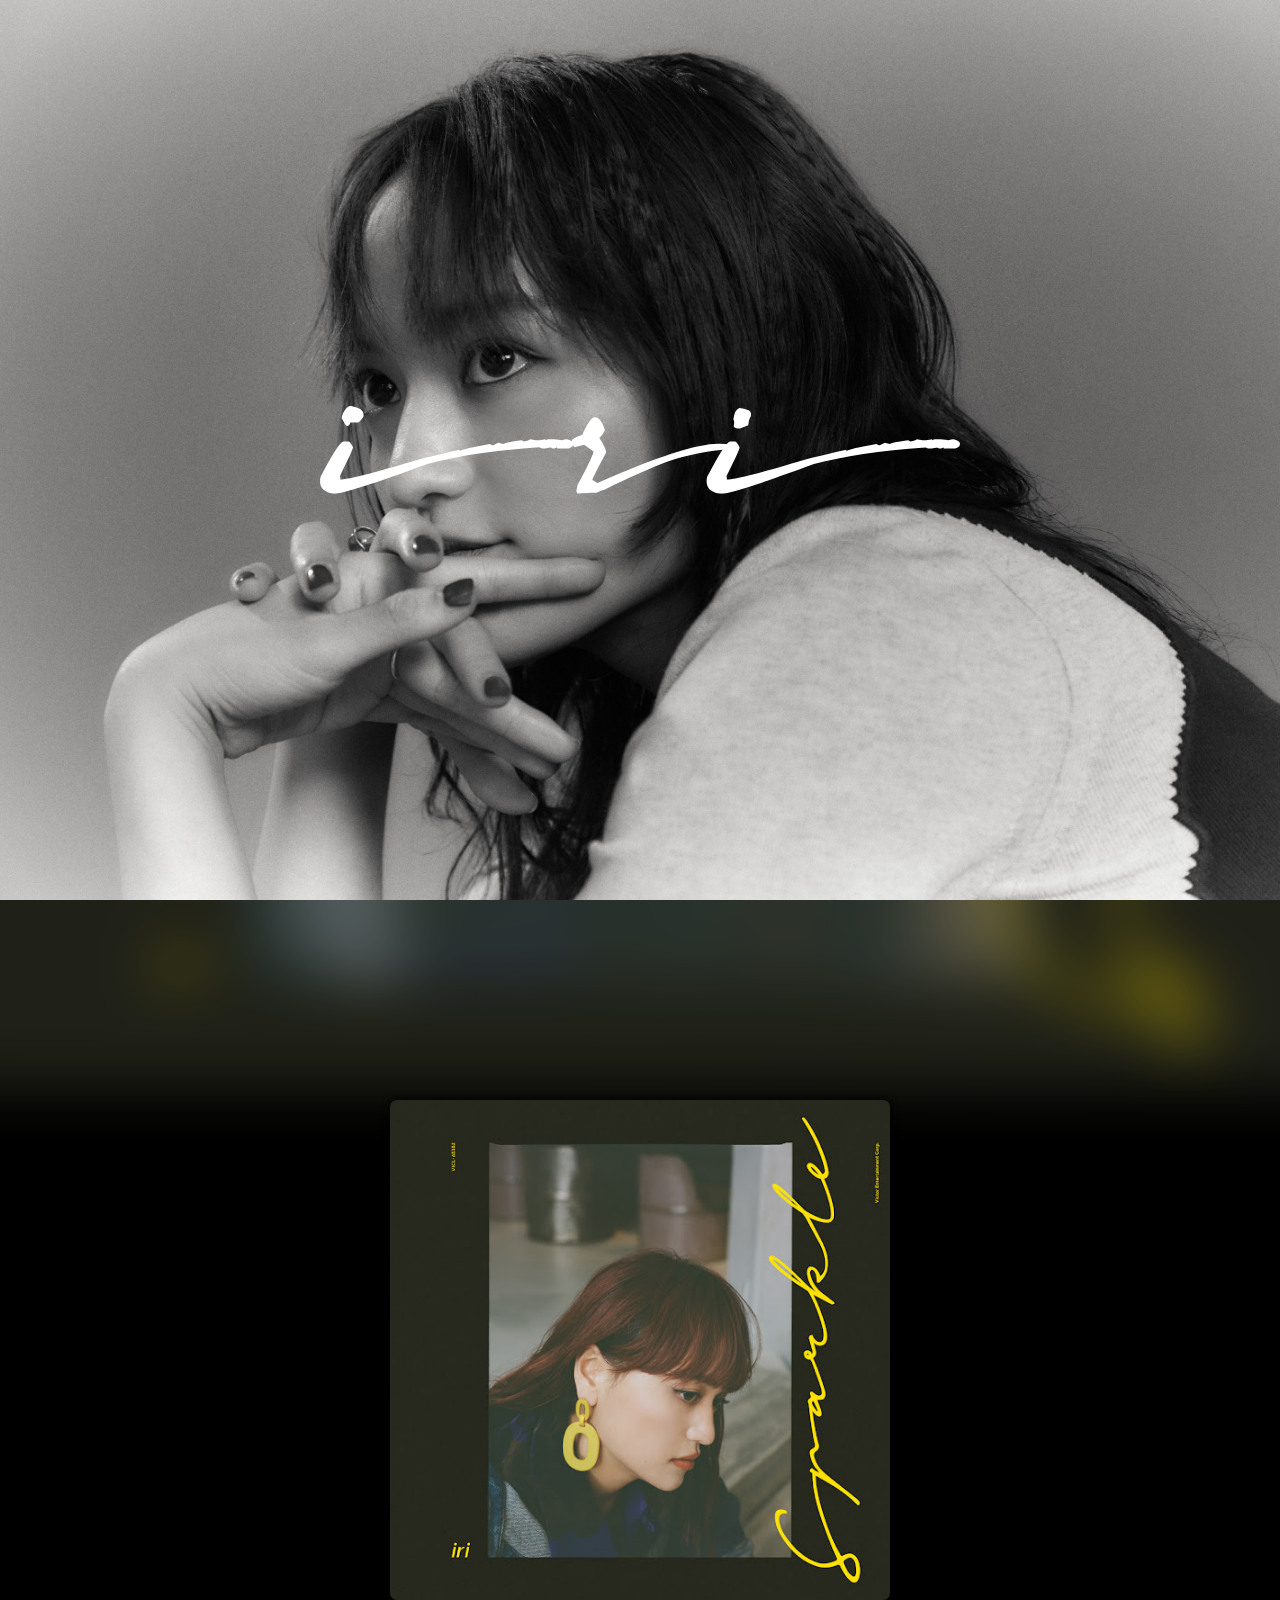
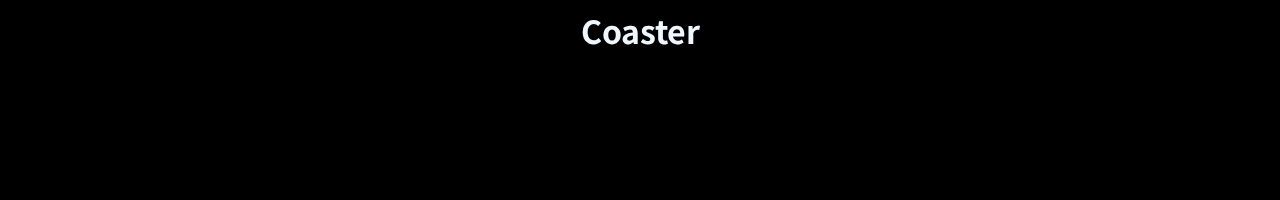
<file: index.html>
<!DOCTYPE html>
<html lang="ja">
<head>
  <meta charset="UTF-8" />
  <meta name="viewport" content="width=device-width, initial-scale=1.0" />
  <meta name="Description" content="地元のJAZZ BARで弾き語りのライブ活動を始め、2014年ファッション誌NYLON JAPANとSony Musicが開催したオーディションでグランプリを獲得する。HIP HOP/R&amp;Bマナーのビートとアップリフティングなダンストラックの上をシームレスに歌いこなすシンガーソングライター。">
  <link rel="preconnect" href="https://fonts.googleapis.com">
  <link rel="preconnect" href="https://fonts.gstatic.com" crossorigin>
  <link href="https://fonts.googleapis.com/css2?family=Noto+Sans+JP:wght@100..900&display=swap" rel="stylesheet">
  <link rel="stylesheet" href="./css/style.css" />
  <link rel="shortcut icon" href="./img/favicon.ico">
  <link rel="apple-touch-icon" href="./img/apple-touch-icon.png">
  <link rel="icon" type="image/png" href="./img/android-chrome-256x256.png">
  <title>iri</title>
  <script src="./js/audio.js" defer></script>
  <script src="./js/visualizer.js" defer></script>
</head>
<body>
  <div class="first-wrap" id="first-wrap">
    <figure class="first-logo-wrap">
      <img class="first-logo" src="./img/logo.svg" alt="Logo">
    </figure>
  </div>
  <div class="wrap">
    <div class="filter filter-main"></div>
  <div class="album-wrap">
    <div class="album-container album-container-fadeout">
      <div class="container-wrap">
        <div class="container"></div>
      </div>
      <img class="album" id="album" alt="album">
      <div class="annotation"><p class="music-title"></p></div>
    </div>
  </div>
  <main>
    <header>
      <nav>
        <a href="./index.html">
          <img class="logo-img" src="./img/logo.svg" alt="Logo">
        </a>
        <ul class="menu__ul">
          <li class="menu__li bold"><a href="./index.html">TOP</a></li>
          <li class="menu__li"><a href="./news.html">NEWS</a></li>
          <li class="menu__li"><a href="./disco.html">DISCO</a></li>
          <li class="menu__li"><a href="./goods.html">GOODs</a></li>
          <li class="menu__li">
            <div class="sns-wrap">
              <p>SNS</p>
              <div class="snsicon-wrap">
                <a href="https://x.com/03iritaama" target="_blank" rel="noopener noreferrer">
                  <svg class="sns-icon" xmlns="http://www.w3.org/2000/svg" xmlns:xlink="http://www.w3.org/1999/xlink" width="35" height="35" version="1.1" id="レイヤー_1" x="0px" y="0px" viewBox="0 0 35 35" style="enable-background:new 0 0 30 30;" xml:space="preserve"><style type="text/css">.st0{fill:none;}.st1{display:none;fill:#FFFFFF;}.st2{fill:#FFFFFF;}</style><path class="st0" d="M0,15C0,6.7,6.7,0,15,0s15,6.7,15,15s-6.7,15-15,15S0,23.3,0,15z"/><path class="st1" d="M23.4,10.7c-0.6,0.3-1.3,0.4-2,0.5c0.7-0.4,1.2-1.1,1.5-1.9c-0.7,0.4-1.4,0.7-2.1,0.8C20.2,9.4,19.3,9,18.3,9  c-1.9,0-3.4,1.5-3.4,3.4c0,0.3,0,0.5,0.1,0.8c-2.7-0.1-5.3-1.4-7-3.5c-0.3,0.5-0.5,1.1-0.5,1.7c0,1.2,0.6,2.2,1.5,2.8  c-0.5,0-1.1-0.2-1.5-0.4l0,0c0,1.6,1.1,3,2.7,3.3c-0.5,0.1-1,0.2-1.5,0.1c0.4,1.4,1.7,2.3,3.2,2.4C10.7,20.5,9.2,21,7.7,21  c-0.3,0-0.5,0-0.8-0.1c1.5,1,3.3,1.5,5.2,1.5c6.2,0,9.6-5.2,9.6-9.6c0-0.1,0-0.3,0-0.4C22.4,11.9,22.9,11.3,23.4,10.7"/><path class="st2" d="M16.3,14.5l5.2-6h-1.2l-4.5,5.2l-3.7-5.2H8l5.4,7.9L8,22.7h1.2l4.7-5.5l3.8,5.5h4.1L16.3,14.5L16.3,14.5z   M14.6,16.5L14,15.7L9.7,9.5h1.9l3.5,5l0.6,0.8l4.6,6.5h-1.9L14.6,16.5L14.6,16.5z"/></svg>
                </a>
                <a href="https://www.instagram.com/i.gram.iri/" target="_blank" rel="noopener noreferrer">
                  <svg class="sns-icon" xmlns="http://www.w3.org/2000/svg" width="35" height="35" viewBox="0 0 35 35"><path fill="none" d="M0 15.002C0 6.714 6.714 0 15 0c8.273 0 15 6.714 15 15.002C30 23.286 23.273 30 15 30 6.714 30 0 23.286 0 15.002z"/><path fill-rule="evenodd" clip-rule="evenodd" fill="#FFF" d="M20.682 13.763h-1.287c.094.361.148.743.148 1.14a4.545 4.545 0 0 1-9.087 0c0-.396.056-.778.148-1.14H9.318v6.247a.57.57 0 0 0 .572.566h10.219a.57.57 0 0 0 .572-.566v-6.247zm0-3.977a.57.57 0 0 0-.572-.567h-1.702a.567.567 0 0 0-.566.567v1.704c0 .312.257.57.566.57h1.702a.575.575 0 0 0 .572-.57V9.786zM15 12.061a2.842 2.842 0 1 0 .002 5.68A2.842 2.842 0 0 0 15 12.06m5.682 10.224H9.318a1.71 1.71 0 0 1-1.703-1.709V9.219c0-.946.765-1.707 1.703-1.707h11.363c.938 0 1.703.761 1.703 1.707v11.357a1.709 1.709 0 0 1-1.702 1.709"/></svg>
                </a>
                <a href="https://www.tiktok.com/@iri_official_" target="_blank" rel="noopener noreferrer">
                  <svg class="sns-icon" xmlns="http://www.w3.org/2000/svg" id="_レイヤー_2" width="35" height="35" viewBox="0 0 35 35"><defs><style>.cls-1{fill:none;}.cls-2{fill:#fff;}</style></defs><g id="_レイヤー_2-2"><rect class="cls-1" width="30" height="30"/><g id="_レイヤー_1-2"><g id="_レイヤー_2-2"><g id="LOGOS"><path class="cls-2" d="m19.62,10.47c-.82-.53-1.4-1.38-1.59-2.37-.04-.21-.06-.43-.06-.66h-2.6v10.41c-.05,1.16-1.01,2.1-2.18,2.1-.37,0-.71-.09-1.01-.25-.69-.37-1.17-1.09-1.17-1.93,0-1.2.98-2.18,2.18-2.18.23,0,.44.03.64.1v-2.65c-.21-.03-.43-.05-.64-.05-2.63,0-4.78,2.15-4.78,4.79,0,1.62.81,3.05,2.04,3.91.77.54,1.72.87,2.74.87,2.63,0,4.78-2.15,4.78-4.78v-5.28c1.02.73,2.27,1.16,3.61,1.16v-2.6c-.73,0-1.4-.22-1.97-.58h0Z"/></g></g></g></g></svg>
                </a>
                <a href="https://www.youtube.com/channel/UCH58d6dGp6b0hisvkCh7sNg" target="_blank" rel="noopener noreferrer">
                  <svg class="sns-icon" xmlns="http://www.w3.org/2000/svg" width="35" height="35" viewBox="0 0 35 35"><path fill="none" d="M0 15.001C0 6.713 6.714 0 15.001 0 23.287 0 30 6.713 30 15.001 30 23.287 23.287 30 15.001 30 6.714 30 0 23.287 0 15.001z"/><path fill="#FFF" d="M23.329 11.479s-.162-1.175-.676-1.693c-.646-.68-1.364-.682-1.702-.726-2.378-.173-5.947-.173-5.947-.173h-.005s-3.571 0-5.947.173c-.331.044-1.058.046-1.704.725-.513.519-.675 1.693-.675 1.693s-.171 1.38-.171 2.76v1.294c0 1.379.171 2.759.171 2.759s.162 1.181.675 1.695c.646.679 1.496.662 1.875.729 1.357.134 5.778.173 5.778.173s3.572-.005 5.95-.178c.338-.037 1.057-.046 1.702-.725.514-.515.676-1.695.676-1.695s.171-1.38.171-2.759v-1.294c0-1.379-.171-2.758-.171-2.758zm-11.084 6.663v-6.88l6.594 3.453-6.594 3.427z"/></svg>
                </a>
                <a href="https://www.facebook.com/iri.artist.official" target="_blank" rel="noopener noreferrer">
                  <svg class="sns-icon" xmlns="http://www.w3.org/2000/svg" width="35" height="35" viewBox="0 0 35 35"><circle fill="none" cx="15" cy="15.001" r="15"/><path fill="#FFF" d="M11.316 12.409h1.575v-1.527c0-.674.023-1.724.515-2.369.513-.681 1.222-1.147 2.449-1.147 1.986 0 2.829.282 2.829.282L18.29 9.99s-.658-.188-1.271-.188c-.614 0-1.164.216-1.164.822v1.785h2.517l-.177 2.287h-2.34v7.938h-2.964v-7.938h-1.575v-2.287"/></svg>
                </a>
              </div>
            </div>
          </li>
        </ul>
        <div class="track-box">
          <p class="music-title"></p>
          <div class="volumebar-wrap">
            <div class="volime-icom"></div>
            <input class="volume-bar__input" type="range" id="volume-slider__input" value="0.1" min="0" max="0.9" step="0.01">
          </div>
        </div>
      </nav>
    </header>
    <article>
      <div class="text-wrap">
        <section class="content">
          <div class="title-wrap">
            <h1 class="content-title">PROFILE</h1>
          </div>
          <figure class="top__figure">
            <img class="top-img" src="./img/profile.jpg" alt="ProfileImage">
          </figure>
          <h2 class="profile__h2">iri <span>(イリ)</span></h2>
          <p class="home-text profile-text">HIP HOP/R&Bマナーのビートとダンストラックを自在に歌いこなすシンガーソングライター「iri」。</p>
          <p class="home-text profile-text">2016年のメジャーデビュー以降、多くのCMタイアップ/キャンペーンソングを手掛け話題に。クールなキャラクターとファッションセンスが注目を浴び、数多くのファッション誌にも登場。</p>
          <p class="home-text profile-text">様々なアーティストへの客演参加/楽曲提供も行い、更には海外大型フェスへの出演やツアーを開催するなど、多方面から注目されている 。</p>
          <p class="home-text profile-text">2024年3月には自身初の武道館ワンマンライブ「iri LIVE at 武道館」を開催し、チケットは完売、大盛況にて終了した。</p>
          <p class="home-text profile-text">新曲「Swamp」が2024年7月放送開始 テレビ朝日 新・木曜ドラマ『スカイキャッスル』主題歌に決定。</p>
        </section>
        <section class="content">
          <div class="title-wrap">
            <h2 class="content-title">NEWS</h2>
            <div class="for-news-contents">
              <div class="for-news-content">
                <time class="">2024.09.15 SUN</time>
                <p class="title">ライブ新ビジュアル公開！！</p>
              </div>
              <div class="for-news-content">
                <time class="f1SB">2024.09.12 THU</time>
                <p class="title">TAIKING New Release「Day Life (feat. iri)」にiriがフィーチャリングとして参加しました！</p>
              </div>
              <div class="for-news-content">
                <time class="f1SB">2024.09.03 TUE</time>
                <p class="title">「Yojiro Noda welcomes you to WONDER BOY'S AKUMU CLUB」出演決定！</p>
              </div>
              <div class="for-news-content">
                <time class="f1SB">2024.08.30 FRI</time>
                <p class="title">韓国フェス『WONDERLIVET 2024』への出演が決定！</p>
              </div>
              <div class="for-news-content">
                <time class="f1SB">2024.08.29 THU</time>
                <p class="title">「Swamp」MV公開！</p>
              </div>
              <div class="for-news-content">
                <time class="f1SB">2024.08.28 WED</time>
                <p class="title">明日「Swamp」MVプレミア公開決定！！</p>
              </div>
            </div>
            <div class="for-news-btn">
              <a class="top-btn shadow-animation" href="./news.html">MORE</a>
            </div>
          </div>
        </section>
        <section class="content">
          <div class="title-wrap">
            <h2 class="content-title">New Video</h2>
          </div>
          <figure class="top__figure">
            <img class="top-img" src="./img/iri_swamp_thumnail.jpg" alt="thumbnail">
            <figcaption class="video-btn-wrap"><a href="https://youtu.be/k-5drkaQVoU?si=OFb-vS5TPG1I8ASy" class="top-btn shadow-animation" target="_blank">PLAY</a></figcaption>
          </figure>
        </section>
      </div>
      <div class="toTop"></div>
      <footer><p><small>&copy; 2024 kaji</small></p></footer>
    </article>
  </main>
  </div>
  <div class="audio-container">
    <audio autoplay muted id="audio"></audio>
  </div>
  <script src="./js/shadow.js"></script>
  <script src="./js/top.js"></script>
</body>
</html>
</file>
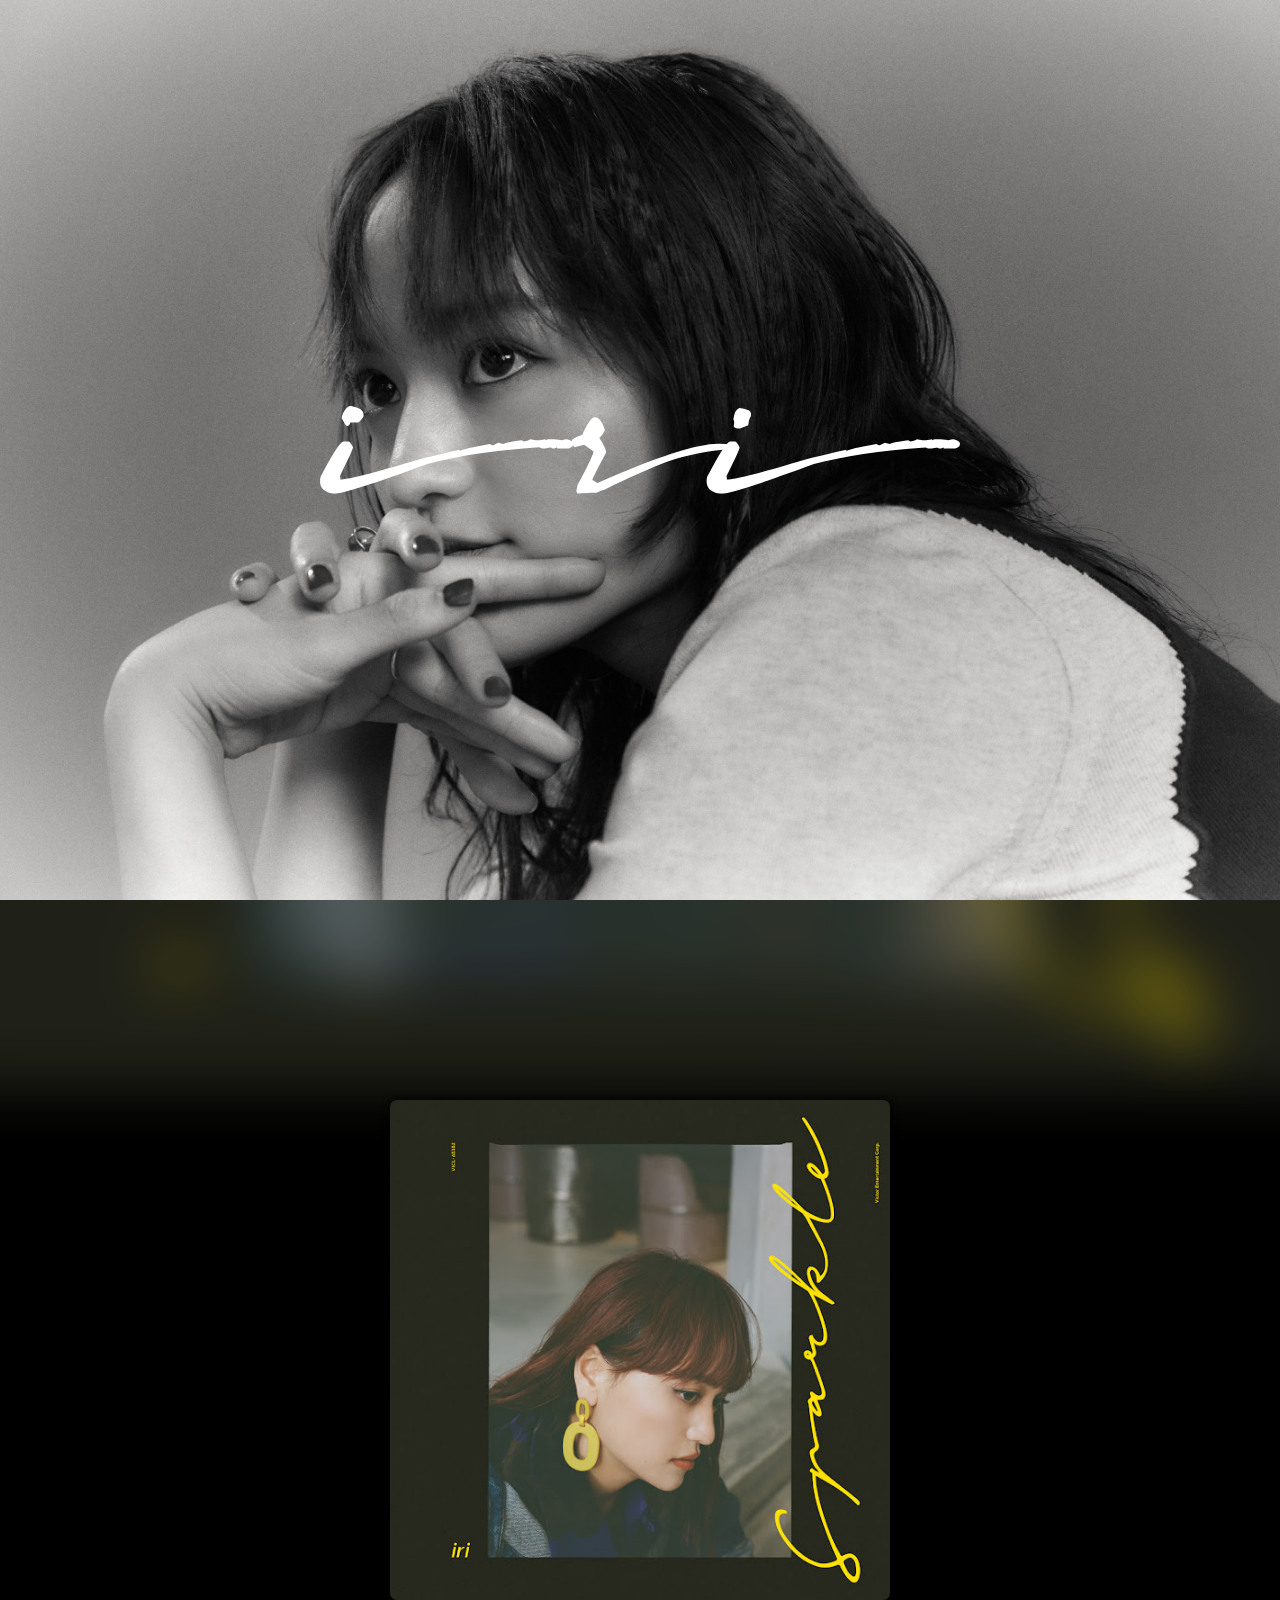
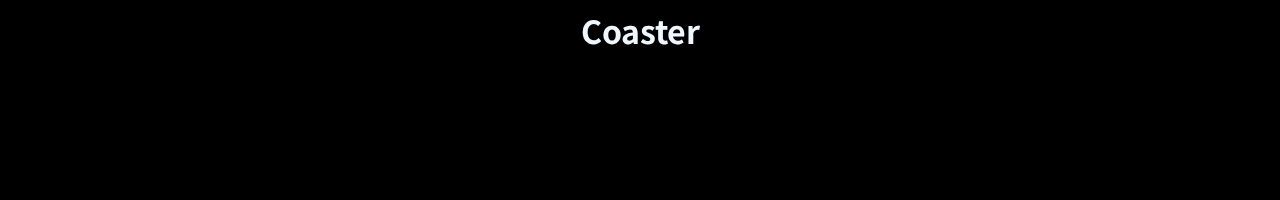
<file: disco.html>
<!DOCTYPE html>
<html lang="ja">
<head>
  <meta charset="UTF-8" />
  <meta name="viewport" content="width=device-width, initial-scale=1.0" />
  <meta name="Description" content="地元のJAZZ BARで弾き語りのライブ活動を始め、2014年ファッション誌NYLON JAPANとSony Musicが開催したオーディションでグランプリを獲得する。HIP HOP/R&amp;Bマナーのビートとアップリフティングなダンストラックの上をシームレスに歌いこなすシンガーソングライター。">
  <link rel="stylesheet" href="./css/style.css" />
  <link rel="stylesheet" href="./css/viewtransition.css">
  <link rel="shortcut icon" href="./img/favicon.ico">
  <link rel="apple-touch-icon" href="./img/apple-touch-icon.png">
  <link rel="icon" type="image/png" href="./img/android-chrome-256x256.png">
  <title>iri</title>
  <link rel="preconnect" href="https://fonts.googleapis.com">
  <link rel="preconnect" href="https://fonts.gstatic.com" crossorigin>
  <link href="https://fonts.googleapis.com/css2?family=Noto+Sans+JP:wght@100..900&display=swap" rel="stylesheet">
  <script src="./js/audio.js" defer></script>
  <script src="./js/visualizer.js" defer></script>
  <script src="./js/disco.js" defer></script>
</head>
<body>
  <div class="first-wrap" id="first-wrap">
    <figure class="first-logo-wrap">
      <img class="first-logo" src="./img/logo.svg" alt="Logo">
    </figure>
  </div>
  <div class="wrap">
    <div class="filter filter-main"></div>
  <div class="album-wrap">
    <div class="album-container album-container-fadeout">
      <div class="container-wrap">
        <div class="container"></div>
      </div>
      <img class="album" id="album" alt="album">
      <div class="annotation"><p class="music-title"></p></div>
    </div>
  </div>
  <main>
    <header>
      <nav>
        <a href="./index.html">
          <img class="logo-img" src="./img/logo.svg" alt="Logo">
        </a>
        <ul class="menu__ul">
          <li class="menu__li"><a href="./index.html">TOP</a></li>
          <li class="menu__li"><a href="./news.html">NEWS</a></li>
          <li class="menu__li bold"><a href="./disco.html">DISCO</a></li>
          <li class="menu__li"><a href="./goods.html">GOODs</a></li>
          <li class="menu__li">
            <div class="sns-wrap">
              <p>SNS</p>
              <div class="snsicon-wrap">
                <a href="https://x.com/03iritaama" target="_blank" rel="noopener noreferrer">
                  <svg class="sns-icon" xmlns="http://www.w3.org/2000/svg" xmlns:xlink="http://www.w3.org/1999/xlink" width="35" height="35" version="1.1" id="レイヤー_1" x="0px" y="0px" viewBox="0 0 30 30" style="enable-background:new 0 0 30 30;" xml:space="preserve"><style type="text/css">.st0{fill:none;}.st1{display:none;fill:#FFFFFF;}.st2{fill:#FFFFFF;}</style><path class="st0" d="M0,15C0,6.7,6.7,0,15,0s15,6.7,15,15s-6.7,15-15,15S0,23.3,0,15z"/><path class="st1" d="M23.4,10.7c-0.6,0.3-1.3,0.4-2,0.5c0.7-0.4,1.2-1.1,1.5-1.9c-0.7,0.4-1.4,0.7-2.1,0.8C20.2,9.4,19.3,9,18.3,9  c-1.9,0-3.4,1.5-3.4,3.4c0,0.3,0,0.5,0.1,0.8c-2.7-0.1-5.3-1.4-7-3.5c-0.3,0.5-0.5,1.1-0.5,1.7c0,1.2,0.6,2.2,1.5,2.8  c-0.5,0-1.1-0.2-1.5-0.4l0,0c0,1.6,1.1,3,2.7,3.3c-0.5,0.1-1,0.2-1.5,0.1c0.4,1.4,1.7,2.3,3.2,2.4C10.7,20.5,9.2,21,7.7,21  c-0.3,0-0.5,0-0.8-0.1c1.5,1,3.3,1.5,5.2,1.5c6.2,0,9.6-5.2,9.6-9.6c0-0.1,0-0.3,0-0.4C22.4,11.9,22.9,11.3,23.4,10.7"/><path class="st2" d="M16.3,14.5l5.2-6h-1.2l-4.5,5.2l-3.7-5.2H8l5.4,7.9L8,22.7h1.2l4.7-5.5l3.8,5.5h4.1L16.3,14.5L16.3,14.5z   M14.6,16.5L14,15.7L9.7,9.5h1.9l3.5,5l0.6,0.8l4.6,6.5h-1.9L14.6,16.5L14.6,16.5z"/></svg>
                </a>
                <a href="https://www.instagram.com/i.gram.iri/" target="_blank" rel="noopener noreferrer">
                  <svg class="sns-icon" xmlns="http://www.w3.org/2000/svg" width="35" height="35" viewBox="0 0 30 30"><path fill="none" d="M0 15.002C0 6.714 6.714 0 15 0c8.273 0 15 6.714 15 15.002C30 23.286 23.273 30 15 30 6.714 30 0 23.286 0 15.002z"/><path fill-rule="evenodd" clip-rule="evenodd" fill="#FFF" d="M20.682 13.763h-1.287c.094.361.148.743.148 1.14a4.545 4.545 0 0 1-9.087 0c0-.396.056-.778.148-1.14H9.318v6.247a.57.57 0 0 0 .572.566h10.219a.57.57 0 0 0 .572-.566v-6.247zm0-3.977a.57.57 0 0 0-.572-.567h-1.702a.567.567 0 0 0-.566.567v1.704c0 .312.257.57.566.57h1.702a.575.575 0 0 0 .572-.57V9.786zM15 12.061a2.842 2.842 0 1 0 .002 5.68A2.842 2.842 0 0 0 15 12.06m5.682 10.224H9.318a1.71 1.71 0 0 1-1.703-1.709V9.219c0-.946.765-1.707 1.703-1.707h11.363c.938 0 1.703.761 1.703 1.707v11.357a1.709 1.709 0 0 1-1.702 1.709"/></svg>
                </a>
                <a href="https://www.tiktok.com/@iri_official_" target="_blank" rel="noopener noreferrer">
                  <svg class="sns-icon" xmlns="http://www.w3.org/2000/svg" id="_レイヤー_2" width="35" height="35" viewBox="0 0 30 30"><defs><style>.cls-1{fill:none;}.cls-2{fill:#fff;}</style></defs><g id="_レイヤー_2-2"><rect class="cls-1" width="30" height="30"/><g id="_レイヤー_1-2"><g id="_レイヤー_2-2"><g id="LOGOS"><path class="cls-2" d="m19.62,10.47c-.82-.53-1.4-1.38-1.59-2.37-.04-.21-.06-.43-.06-.66h-2.6v10.41c-.05,1.16-1.01,2.1-2.18,2.1-.37,0-.71-.09-1.01-.25-.69-.37-1.17-1.09-1.17-1.93,0-1.2.98-2.18,2.18-2.18.23,0,.44.03.64.1v-2.65c-.21-.03-.43-.05-.64-.05-2.63,0-4.78,2.15-4.78,4.79,0,1.62.81,3.05,2.04,3.91.77.54,1.72.87,2.74.87,2.63,0,4.78-2.15,4.78-4.78v-5.28c1.02.73,2.27,1.16,3.61,1.16v-2.6c-.73,0-1.4-.22-1.97-.58h0Z"/></g></g></g></g></svg>
                </a>
                <a href="https://www.youtube.com/channel/UCH58d6dGp6b0hisvkCh7sNg" target="_blank" rel="noopener noreferrer">
                  <svg class="sns-icon" xmlns="http://www.w3.org/2000/svg" width="35" height="35" viewBox="0 0 30 30"><path fill="none" d="M0 15.001C0 6.713 6.714 0 15.001 0 23.287 0 30 6.713 30 15.001 30 23.287 23.287 30 15.001 30 6.714 30 0 23.287 0 15.001z"/><path fill="#FFF" d="M23.329 11.479s-.162-1.175-.676-1.693c-.646-.68-1.364-.682-1.702-.726-2.378-.173-5.947-.173-5.947-.173h-.005s-3.571 0-5.947.173c-.331.044-1.058.046-1.704.725-.513.519-.675 1.693-.675 1.693s-.171 1.38-.171 2.76v1.294c0 1.379.171 2.759.171 2.759s.162 1.181.675 1.695c.646.679 1.496.662 1.875.729 1.357.134 5.778.173 5.778.173s3.572-.005 5.95-.178c.338-.037 1.057-.046 1.702-.725.514-.515.676-1.695.676-1.695s.171-1.38.171-2.759v-1.294c0-1.379-.171-2.758-.171-2.758zm-11.084 6.663v-6.88l6.594 3.453-6.594 3.427z"/></svg>
                </a>
                <a href="https://www.facebook.com/iri.artist.official" target="_blank" rel="noopener noreferrer">
                  <svg class="sns-icon" xmlns="http://www.w3.org/2000/svg" width="35" height="35" viewBox="0 0 30 30"><circle fill="none" cx="15" cy="15.001" r="15"/><path fill="#FFF" d="M11.316 12.409h1.575v-1.527c0-.674.023-1.724.515-2.369.513-.681 1.222-1.147 2.449-1.147 1.986 0 2.829.282 2.829.282L18.29 9.99s-.658-.188-1.271-.188c-.614 0-1.164.216-1.164.822v1.785h2.517l-.177 2.287h-2.34v7.938h-2.964v-7.938h-1.575v-2.287"/></svg>
                </a>
              </div>
            </div>
          </li>
        </ul>
        <div class="track-box">
          <p class="music-title"></p>
          <div class="volumebar-wrap">
            <div class="volime-icom"></div>
            <input class="volume-bar__input" type="range" id="volume-slider__input" value="0.1" min="0" max="0.9" step="0.01">
          </div>
        </div>
      </nav>
    </header>
    <article>
      <div class="text-wrap">
        <h1 class="__h1">SINGLE</h1>
        <div class="disco-wrap">
          <div class="disco-content shadow-animation"><img class="img-1" src="./img/audio/swamp.jpg" alt="album-img"></div>
          <div class="disco-content shadow-animation"><img class="img-2" src="./img/audio/run.jpg" alt="album-img"></div>
          <div class="disco-content shadow-animation"><img class="img-3" src="./img/audio/hug.jpg" alt="album-img"></div>
          <div class="disco-content shadow-animation"><img class="img-4" src="./img/audio/private.jpg" alt="album-img"></div>
          <div class="disco-content shadow-animation"><img class="img-5" src="./img/audio/roll.jpg" alt="album-img"></div>
          <div class="disco-content shadow-animation"><img class="img-6" src="./img/audio/friends.jpg" alt="album-img"></div>
          <div class="disco-content shadow-animation"><img class="img-7" src="./img/audio/simi.jpg" alt="album-img"></div>
          <div class="disco-content shadow-animation"><img class="img-8" src="./img/audio/star.jpg" alt="album-img"></div>
          <div class="disco-content shadow-animation"><img class="img-9" src="./img/audio/maten.jpg" alt="album-img"></div>
          <div class="disco-content shadow-animation"><img class="img-10" src="./img/audio/uzu.jpg" alt="album-img"></div>
          <div class="disco-content shadow-animation"><img class="img-11" src="./img/audio/hajimari.jpg" alt="album-img"></div>
          <div class="disco-content shadow-animation"><img class="img-12" src="./img/audio/ienai.jpg" alt="album-img"></div>
          <div class="disco-content shadow-animation"><img class="img-13" src="./img/audio/sparkle.jpg" alt="album-img"></div>
          <div class="disco-content shadow-animation"><img class="img-14" src="./img/audio/24-25.jpg" alt="album-img"></div>
          <div class="disco-content shadow-animation"><img class="img-15" src="./img/audio/higashi.jpg" alt="album-img"></div>
          <div class="disco-content shadow-animation"><img class="img-16" src="./img/audio/summer.jpg" alt="album-img"></div>
          <div class="disco-content shadow-animation"><img class="img-17" src="./img/audio/shade.jpg" alt="album-img"></div>
          <div class="disco-content shadow-animation"><img class="img-18" src="./img/audio/only.jpg" alt="album-img"></div>
          <div class="disco-content shadow-animation"><img class="img-19" src="./img/audio/corner.jpg" alt="album-img"></div>
          <div class="disco-content shadow-animation"><img class="img-20" src="./img/audio/watashi.jpg" alt="album-img"></div>
        </div>
      </div>
      <div class="toTop"></div>
      <footer><p><small>&copy; 2024 kaji</small></p></footer>
    </article>
  </main>
  </div>
  <div class="audio-container">
    <audio autoplay muted id="audio"></audio>
  </div>
  <script src="./js/shadow.js"></script>
</body>
</html>
</file>
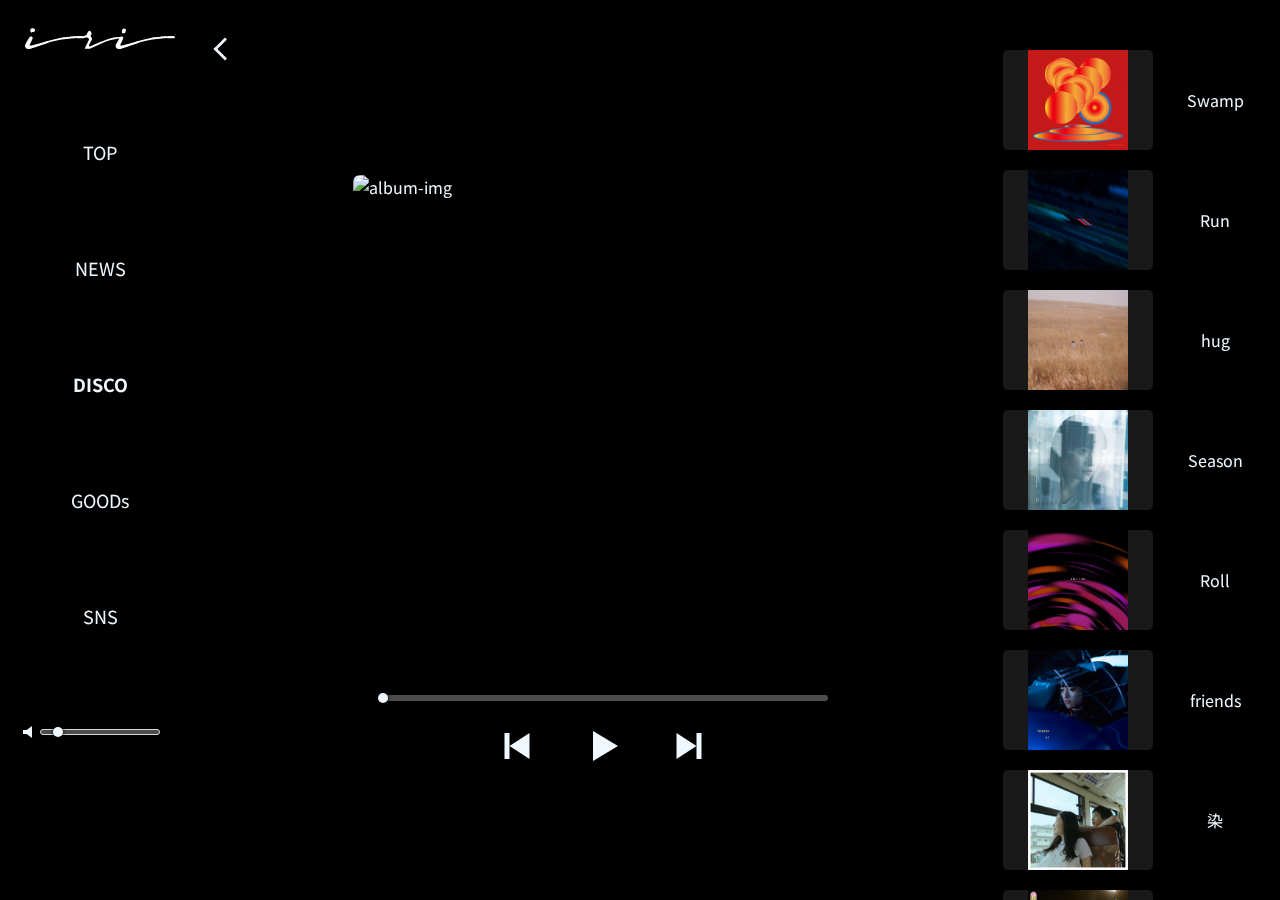
<file: discomusics.html>
<!DOCTYPE html>
<html lang="ja">
<head>
  <meta charset="UTF-8" />
  <meta name="viewport" content="width=device-width, initial-scale=1.0" />
  <meta name="Description" content="地元のJAZZ BARで弾き語りのライブ活動を始め、2014年ファッション誌NYLON JAPANとSony Musicが開催したオーディションでグランプリを獲得する。HIP HOP/R&amp;Bマナーのビートとアップリフティングなダンストラックの上をシームレスに歌いこなすシンガーソングライター。">
  <link rel="preconnect" href="https://fonts.googleapis.com">
  <link rel="preconnect" href="https://fonts.gstatic.com" crossorigin>
  <link href="https://fonts.googleapis.com/css2?family=Noto+Sans+JP:wght@100..900&display=swap" rel="stylesheet">
  <link rel="stylesheet" href="./css/style.css" />
  <link rel="stylesheet" href="./css/viewtransition.css">
  <link rel="shortcut icon" href="./img/favicon.ico">
  <link rel="apple-touch-icon" href="./img/apple-touch-icon.png">
  <link rel="icon" type="image/png" href="./img/android-chrome-256x256.png">
  <title>iri</title>
  <script src="./js/discomusics.js" defer></script>
</head>
<body>
  <div class="wrap">
    <div class="filter filter-album"></div>
    <main>
    <header>
      <nav>
        <a href="./index.html">
          <img class="logo-img" src="./img/logo.svg" alt="Logo">
        </a>
        <ul class="menu__ul">
          <li class="menu__li"><a href="./index.html">TOP</a></li>
          <li class="menu__li"><a href="./news.html">NEWS</a></li>
          <li class="menu__li bold"><a href="./disco.html">DISCO</a></li>
          <li class="menu__li"><a href="./goods.html">GOODs</a></li>
          <li class="menu__li">
            <div class="sns-wrap">
              <p>SNS</p>
              <div class="snsicon-wrap">
                <a href="https://x.com/03iritaama" target="_blank" rel="noopener noreferrer">
                  <svg class="sns-icon" xmlns="http://www.w3.org/2000/svg" xmlns:xlink="http://www.w3.org/1999/xlink" width="35" height="35" version="1.1" id="レイヤー_1" x="0px" y="0px" viewBox="0 0 30 30" style="enable-background:new 0 0 30 30;" xml:space="preserve"><style type="text/css">.st0{fill:none;}.st1{display:none;fill:#FFFFFF;}.st2{fill:#FFFFFF;}</style><path class="st0" d="M0,15C0,6.7,6.7,0,15,0s15,6.7,15,15s-6.7,15-15,15S0,23.3,0,15z"/><path class="st1" d="M23.4,10.7c-0.6,0.3-1.3,0.4-2,0.5c0.7-0.4,1.2-1.1,1.5-1.9c-0.7,0.4-1.4,0.7-2.1,0.8C20.2,9.4,19.3,9,18.3,9  c-1.9,0-3.4,1.5-3.4,3.4c0,0.3,0,0.5,0.1,0.8c-2.7-0.1-5.3-1.4-7-3.5c-0.3,0.5-0.5,1.1-0.5,1.7c0,1.2,0.6,2.2,1.5,2.8  c-0.5,0-1.1-0.2-1.5-0.4l0,0c0,1.6,1.1,3,2.7,3.3c-0.5,0.1-1,0.2-1.5,0.1c0.4,1.4,1.7,2.3,3.2,2.4C10.7,20.5,9.2,21,7.7,21  c-0.3,0-0.5,0-0.8-0.1c1.5,1,3.3,1.5,5.2,1.5c6.2,0,9.6-5.2,9.6-9.6c0-0.1,0-0.3,0-0.4C22.4,11.9,22.9,11.3,23.4,10.7"/><path class="st2" d="M16.3,14.5l5.2-6h-1.2l-4.5,5.2l-3.7-5.2H8l5.4,7.9L8,22.7h1.2l4.7-5.5l3.8,5.5h4.1L16.3,14.5L16.3,14.5z   M14.6,16.5L14,15.7L9.7,9.5h1.9l3.5,5l0.6,0.8l4.6,6.5h-1.9L14.6,16.5L14.6,16.5z"/></svg>
                </a>
                <a href="https://www.instagram.com/i.gram.iri/" target="_blank" rel="noopener noreferrer">
                  <svg class="sns-icon" xmlns="http://www.w3.org/2000/svg" width="35" height="35" viewBox="0 0 30 30"><path fill="none" d="M0 15.002C0 6.714 6.714 0 15 0c8.273 0 15 6.714 15 15.002C30 23.286 23.273 30 15 30 6.714 30 0 23.286 0 15.002z"/><path fill-rule="evenodd" clip-rule="evenodd" fill="#FFF" d="M20.682 13.763h-1.287c.094.361.148.743.148 1.14a4.545 4.545 0 0 1-9.087 0c0-.396.056-.778.148-1.14H9.318v6.247a.57.57 0 0 0 .572.566h10.219a.57.57 0 0 0 .572-.566v-6.247zm0-3.977a.57.57 0 0 0-.572-.567h-1.702a.567.567 0 0 0-.566.567v1.704c0 .312.257.57.566.57h1.702a.575.575 0 0 0 .572-.57V9.786zM15 12.061a2.842 2.842 0 1 0 .002 5.68A2.842 2.842 0 0 0 15 12.06m5.682 10.224H9.318a1.71 1.71 0 0 1-1.703-1.709V9.219c0-.946.765-1.707 1.703-1.707h11.363c.938 0 1.703.761 1.703 1.707v11.357a1.709 1.709 0 0 1-1.702 1.709"/></svg>
                </a>
                <a href="https://www.tiktok.com/@iri_official_" target="_blank" rel="noopener noreferrer">
                  <svg class="sns-icon" xmlns="http://www.w3.org/2000/svg" id="_レイヤー_2" width="35" height="35" viewBox="0 0 30 30"><defs><style>.cls-1{fill:none;}.cls-2{fill:#fff;}</style></defs><g id="_レイヤー_2-2"><rect class="cls-1" width="30" height="30"/><g id="_レイヤー_1-2"><g id="_レイヤー_2-2"><g id="LOGOS"><path class="cls-2" d="m19.62,10.47c-.82-.53-1.4-1.38-1.59-2.37-.04-.21-.06-.43-.06-.66h-2.6v10.41c-.05,1.16-1.01,2.1-2.18,2.1-.37,0-.71-.09-1.01-.25-.69-.37-1.17-1.09-1.17-1.93,0-1.2.98-2.18,2.18-2.18.23,0,.44.03.64.1v-2.65c-.21-.03-.43-.05-.64-.05-2.63,0-4.78,2.15-4.78,4.79,0,1.62.81,3.05,2.04,3.91.77.54,1.72.87,2.74.87,2.63,0,4.78-2.15,4.78-4.78v-5.28c1.02.73,2.27,1.16,3.61,1.16v-2.6c-.73,0-1.4-.22-1.97-.58h0Z"/></g></g></g></g></svg>
                </a>
                <a href="https://www.youtube.com/channel/UCH58d6dGp6b0hisvkCh7sNg" target="_blank" rel="noopener noreferrer">
                  <svg class="sns-icon" xmlns="http://www.w3.org/2000/svg" width="35" height="35" viewBox="0 0 30 30"><path fill="none" d="M0 15.001C0 6.713 6.714 0 15.001 0 23.287 0 30 6.713 30 15.001 30 23.287 23.287 30 15.001 30 6.714 30 0 23.287 0 15.001z"/><path fill="#FFF" d="M23.329 11.479s-.162-1.175-.676-1.693c-.646-.68-1.364-.682-1.702-.726-2.378-.173-5.947-.173-5.947-.173h-.005s-3.571 0-5.947.173c-.331.044-1.058.046-1.704.725-.513.519-.675 1.693-.675 1.693s-.171 1.38-.171 2.76v1.294c0 1.379.171 2.759.171 2.759s.162 1.181.675 1.695c.646.679 1.496.662 1.875.729 1.357.134 5.778.173 5.778.173s3.572-.005 5.95-.178c.338-.037 1.057-.046 1.702-.725.514-.515.676-1.695.676-1.695s.171-1.38.171-2.759v-1.294c0-1.379-.171-2.758-.171-2.758zm-11.084 6.663v-6.88l6.594 3.453-6.594 3.427z"/></svg>
                </a>
                <a href="https://www.facebook.com/iri.artist.official" target="_blank" rel="noopener noreferrer">
                  <svg class="sns-icon" xmlns="http://www.w3.org/2000/svg" width="35" height="35" viewBox="0 0 30 30"><circle fill="none" cx="15" cy="15.001" r="15"/><path fill="#FFF" d="M11.316 12.409h1.575v-1.527c0-.674.023-1.724.515-2.369.513-.681 1.222-1.147 2.449-1.147 1.986 0 2.829.282 2.829.282L18.29 9.99s-.658-.188-1.271-.188c-.614 0-1.164.216-1.164.822v1.785h2.517l-.177 2.287h-2.34v7.938h-2.964v-7.938h-1.575v-2.287"/></svg>
                </a>
              </div>
            </div>
          
          </li>
        </ul>
        <div class="track-box">
          <p class="music-title"></p>
          <div class="volumebar-wrap">
            <div class="volime-icom"></div>
            <input class="volume-bar__input" type="range" id="volume-slider__input" value="0.1" min="0" max="0.9" step="0.01">
          </div>
        </div>
      </nav>
    </header>
    <article>
      <div class="text-wrap">
        <div class="discomusic-contents">
          <div class="music-content">
            <div class="backlink-wrap"><div class="back"></div></div>
            <div class="player-wrap">
              <div class="album-img-wrap"><img alt="album-img" class="album-img"></div>
                <p class="main-music-title"></p>
                <div class="user-operation-contant">
                <div class="slider-wrap">
                  <p class="currentTime__p"></p>
                  <input class="play-time__input" type="range" id="play-time__input" value="0" min="0" max="0" step="1">
                  <p class="duration__p"></p>
                </div>
                <div class="btn-wrap">
                  <button class="prev"></button>
                  <button class="play-btn"></button>
                  <button class="stop-btn" hidden></button>
                  <button class="next"></button>
                </div>
              </div>
            </div>
          </div>
          <aside>
            <ul class="side__ul">
              <li class="side__li">
                <div class="side__img-wrap">
                  <img src="./img/audio/swamp.jpg" alt="img" class="side__img">
                </div>
                <div class="side-music-title-wrap">
                  <p class="side-music-title">Swamp</p>
                </div>
              </li>
              <li class="side__li">
                <div class="side__img-wrap">
                  <img src="./img/audio/run.jpg" alt="img" class="side__img">
                </div>
                <div class="side-music-title-wrap">
                  <p class="side-music-title">Run</p>
                </div>
              </li>
              <li class="side__li">
                <div class="side__img-wrap">
                  <img src="./img/audio/hug.jpg" alt="img" class="side__img">
                </div>
                <div class="side-music-title-wrap">
                  <p class="side-music-title">hug</p>
                </div>
              </li>
              <li class="side__li">
                <div class="side__img-wrap">
                  <img src="./img/audio/private.jpg" alt="img" class="side__img">
                </div>
                <div class="side-music-title-wrap">
                  <p class="side-music-title">Season</p>
                </div>
              </li>
              <li class="side__li">
                <div class="side__img-wrap">
                  <img src="./img/audio/roll.jpg" alt="img" class="side__img">
                </div>
                <div class="side-music-title-wrap">
                  <p class="side-music-title">Roll</p>
                </div>
              </li>
              <li class="side__li">
                <div class="side__img-wrap">
                  <img src="./img/audio/friends.jpg" alt="img" class="side__img">
                </div>
                <div class="side-music-title-wrap">
                  <p class="side-music-title">friends</p>
                </div>
              </li>
              <li class="side__li">
                <div class="side__img-wrap">
                  <img src="./img/audio/simi.jpg" alt="img" class="side__img">
                </div>
                <div class="side-music-title-wrap">
                  <p class="side-music-title">染</p>
                </div>
              </li>
              <li class="side__li">
                <div class="side__img-wrap">
                  <img src="./img/audio/star.jpg" alt="img" class="side__img">
                </div>
                <div class="side-music-title-wrap">
                  <p class="side-music-title">STARLIGHT</p>
                </div>
              </li>
              <li class="side__li">
                <div class="side__img-wrap">
                  <img src="./img/audio/maten.jpg" alt="img" class="side__img">
                </div>
                <div class="side-music-title-wrap">
                  <p class="side-music-title">摩天楼</p>
                </div>
              </li>
              <li class="side__li">
                <div class="side__img-wrap">
                  <img src="./img/audio/uzu.jpg" alt="img" class="side__img">
                </div>
                <div class="side-music-title-wrap">
                  <p class="side-music-title">渦</p>
                </div>
              </li>
              <li class="side__li">
                <div class="side__img-wrap">
                  <img src="./img/audio/hajimari.jpg" alt="img" class="side__img">
                </div>
                <div class="side-music-title-wrap">
                  <p class="side-music-title">はじまりの日</p>
                </div>
              </li>
              <li class="side__li">
                <div class="side__img-wrap">
                  <img src="./img/audio/ienai.jpg" alt="img" class="side__img">
                </div>
                <div class="side-music-title-wrap">
                  <p class="side-music-title">言えない</p>
                </div>
              </li>
              <li class="side__li">
                <div class="side__img-wrap">
                  <img src="./img/audio/sparkle.jpg" alt="img" class="side__img">
                </div>
                <div class="side-music-title-wrap">
                  <p class="side-music-title">Sparkle</p>
                </div>
              </li>
              <li class="side__li">
                <div class="side__img-wrap">
                  <img src="./img/audio/24-25.jpg" alt="img" class="side__img">
                </div>
                <div class="side-music-title-wrap">
                  <p class="side-music-title">24-25</p>
                </div>
              </li>
              <li class="side__li">
                <div class="side__img-wrap">
                  <img src="./img/audio/higashi.jpg" alt="img" class="side__img">
                </div>
                <div class="side-music-title-wrap">
                  <p class="side-music-title">東へ西へ</p>
                </div>
              </li>
              <li class="side__li">
                <div class="side__img-wrap">
                  <img src="./img/audio/summer.jpg" alt="img" class="side__img">
                </div>
                <div class="side-music-title-wrap">
                  <p class="side-music-title">SUMMER END</p>
                </div>
              </li>
              <li class="side__li">
                <div class="side__img-wrap">
                  <img src="./img/audio/shade.jpg" alt="img" class="side__img">
                </div>
                <div class="side-music-title-wrap">
                  <p class="side-music-title">Shade</p>
                </div>
              </li>
              <li class="side__li">
                <div class="side__img-wrap">
                  <img src="./img/audio/only.jpg" alt="img" class="side__img">
                </div>
                <div class="side-music-title-wrap">
                  <p class="side-music-title">Only One</p>
                </div>
              </li>
              <li class="side__li">
                <div class="side__img-wrap">
                  <img src="./img/audio/corner.jpg" alt="img" class="side__img">
                </div>
                <div class="side-music-title-wrap">
                  <p class="side-music-title">Corner</p>
                </div>
              </li>
              <li class="side__li">
                <div class="side__img-wrap">
                  <img src="./img/audio/watashi.jpg" alt="img" class="side__img">
                </div>
                <div class="side-music-title-wrap">
                  <p class="side-music-title">Watashi</p>
                </div>
              </li>
            </ul>
          </aside>
        </div>

      </div>
      <footer><p><small>&copy; 2024 kaji</small></p></footer>
    </article>
  </main>
  </div>
  <div class="audio-container">
    <audio id="audio"></audio>
  </div>
</body>
</html>
</file>
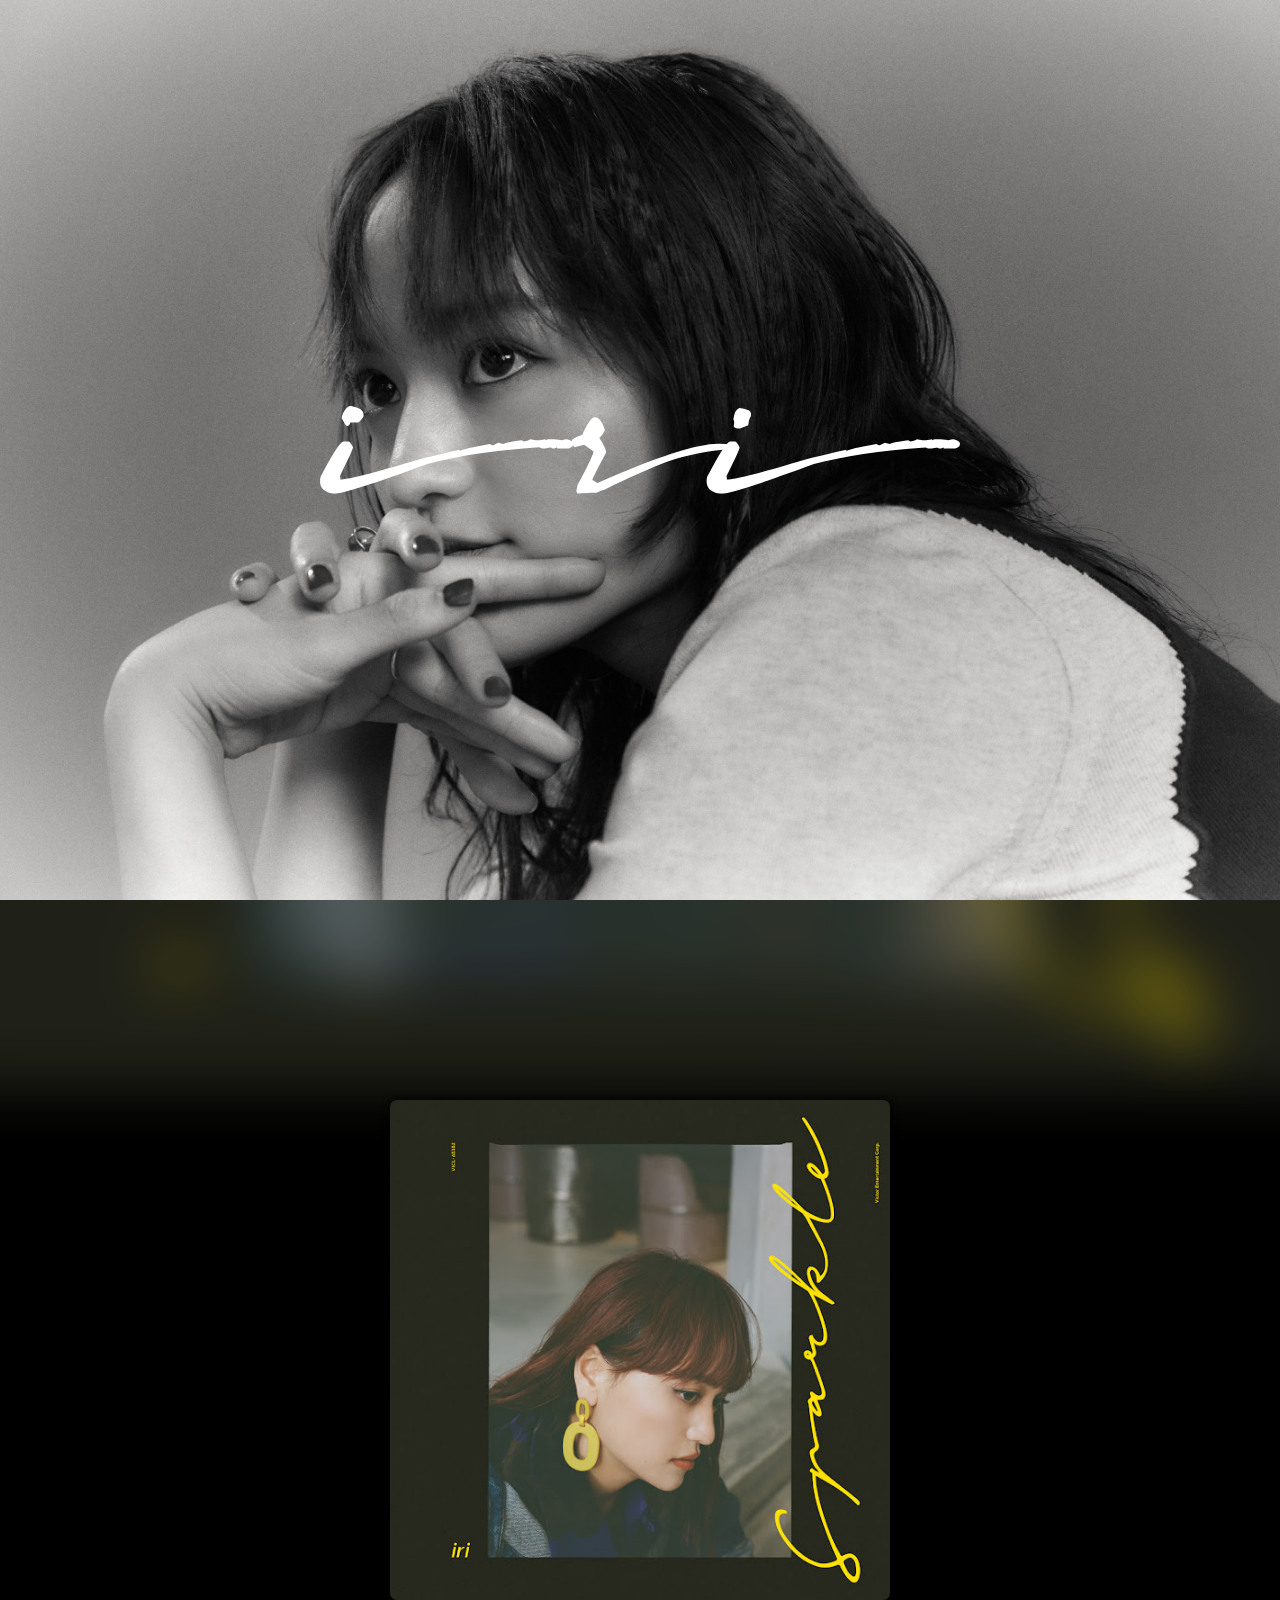
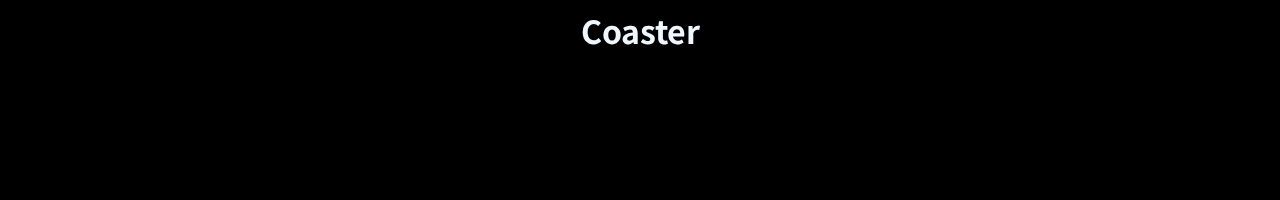
<file: goods.html>
<!DOCTYPE html>
<html lang="ja">
<head>
  <meta charset="UTF-8" />
  <meta name="viewport" content="width=device-width, initial-scale=1.0" />
  <meta name="Description" content="地元のJAZZ BARで弾き語りのライブ活動を始め、2014年ファッション誌NYLON JAPANとSony Musicが開催したオーディションでグランプリを獲得する。HIP HOP/R&amp;Bマナーのビートとアップリフティングなダンストラックの上をシームレスに歌いこなすシンガーソングライター。">
  <link rel="preconnect" href="https://fonts.googleapis.com">
  <link rel="preconnect" href="https://fonts.gstatic.com" crossorigin>
  <link href="https://fonts.googleapis.com/css2?family=Noto+Sans+JP:wght@100..900&display=swap" rel="stylesheet">
  <link rel="stylesheet" href="./css/style.css" />
  <link rel="shortcut icon" href="./img/favicon.ico">
  <link rel="apple-touch-icon" href="./img/apple-touch-icon.png">
  <link rel="icon" type="image/png" href="./img/android-chrome-256x256.png">
  <title>iri</title>
  <script src="./js/audio.js" defer></script>
  <script src="./js/visualizer.js" defer></script>
</head>
<body>
  <div class="first-wrap" id="first-wrap">
    <figure class="first-logo-wrap">
      <img class="first-logo" src="./img/logo.svg" alt="Logo">
    </figure>
  </div>
  <div class="wrap">
    <div class="filter filter-main"></div>
  <div class="album-wrap">
    <div class="album-container album-container-fadeout">
      <div class="container-wrap">
        <div class="container"></div>
      </div>
      <img class="album" id="album" alt="album">
      <div class="annotation"><p class="music-title"></p></div>
    </div>
  </div>
  <main>
    <header>
      <nav>
        <a href="./index.html">
          <img class="logo-img" src="./img/logo.svg" alt="Logo">
        </a>
        <ul class="menu__ul">
          <li class="menu__li"><a href="./index.html">TOP</a></li>
          <li class="menu__li"><a href="./news.html">NEWS</a></li>
          <li class="menu__li"><a href="./disco.html">DISCO</a></li>
          <li class="menu__li bold"><a href="./goods.html">GOODs</a></li>
          <li class="menu__li">
            <div class="sns-wrap">
              <p>SNS</p>
              <div class="snsicon-wrap">
                <a href="https://x.com/03iritaama" target="_blank" rel="noopener noreferrer">
                  <svg class="sns-icon" xmlns="http://www.w3.org/2000/svg" xmlns:xlink="http://www.w3.org/1999/xlink" width="35" height="35" version="1.1" id="レイヤー_1" x="0px" y="0px" viewBox="0 0 30 30" style="enable-background:new 0 0 30 30;" xml:space="preserve"><style type="text/css">.st0{fill:none;}.st1{display:none;fill:#FFFFFF;}.st2{fill:#FFFFFF;}</style><path class="st0" d="M0,15C0,6.7,6.7,0,15,0s15,6.7,15,15s-6.7,15-15,15S0,23.3,0,15z"/><path class="st1" d="M23.4,10.7c-0.6,0.3-1.3,0.4-2,0.5c0.7-0.4,1.2-1.1,1.5-1.9c-0.7,0.4-1.4,0.7-2.1,0.8C20.2,9.4,19.3,9,18.3,9  c-1.9,0-3.4,1.5-3.4,3.4c0,0.3,0,0.5,0.1,0.8c-2.7-0.1-5.3-1.4-7-3.5c-0.3,0.5-0.5,1.1-0.5,1.7c0,1.2,0.6,2.2,1.5,2.8  c-0.5,0-1.1-0.2-1.5-0.4l0,0c0,1.6,1.1,3,2.7,3.3c-0.5,0.1-1,0.2-1.5,0.1c0.4,1.4,1.7,2.3,3.2,2.4C10.7,20.5,9.2,21,7.7,21  c-0.3,0-0.5,0-0.8-0.1c1.5,1,3.3,1.5,5.2,1.5c6.2,0,9.6-5.2,9.6-9.6c0-0.1,0-0.3,0-0.4C22.4,11.9,22.9,11.3,23.4,10.7"/><path class="st2" d="M16.3,14.5l5.2-6h-1.2l-4.5,5.2l-3.7-5.2H8l5.4,7.9L8,22.7h1.2l4.7-5.5l3.8,5.5h4.1L16.3,14.5L16.3,14.5z   M14.6,16.5L14,15.7L9.7,9.5h1.9l3.5,5l0.6,0.8l4.6,6.5h-1.9L14.6,16.5L14.6,16.5z"/></svg>
                </a>
                <a href="https://www.instagram.com/i.gram.iri/" target="_blank" rel="noopener noreferrer">
                  <svg class="sns-icon" xmlns="http://www.w3.org/2000/svg" width="35" height="35" viewBox="0 0 30 30"><path fill="none" d="M0 15.002C0 6.714 6.714 0 15 0c8.273 0 15 6.714 15 15.002C30 23.286 23.273 30 15 30 6.714 30 0 23.286 0 15.002z"/><path fill-rule="evenodd" clip-rule="evenodd" fill="#FFF" d="M20.682 13.763h-1.287c.094.361.148.743.148 1.14a4.545 4.545 0 0 1-9.087 0c0-.396.056-.778.148-1.14H9.318v6.247a.57.57 0 0 0 .572.566h10.219a.57.57 0 0 0 .572-.566v-6.247zm0-3.977a.57.57 0 0 0-.572-.567h-1.702a.567.567 0 0 0-.566.567v1.704c0 .312.257.57.566.57h1.702a.575.575 0 0 0 .572-.57V9.786zM15 12.061a2.842 2.842 0 1 0 .002 5.68A2.842 2.842 0 0 0 15 12.06m5.682 10.224H9.318a1.71 1.71 0 0 1-1.703-1.709V9.219c0-.946.765-1.707 1.703-1.707h11.363c.938 0 1.703.761 1.703 1.707v11.357a1.709 1.709 0 0 1-1.702 1.709"/></svg>
                </a>
                <a href="https://www.tiktok.com/@iri_official_" target="_blank" rel="noopener noreferrer">
                  <svg class="sns-icon" xmlns="http://www.w3.org/2000/svg" id="_レイヤー_2" width="35" height="35" viewBox="0 0 30 30"><defs><style>.cls-1{fill:none;}.cls-2{fill:#fff;}</style></defs><g id="_レイヤー_2-2"><rect class="cls-1" width="30" height="30"/><g id="_レイヤー_1-2"><g id="_レイヤー_2-2"><g id="LOGOS"><path class="cls-2" d="m19.62,10.47c-.82-.53-1.4-1.38-1.59-2.37-.04-.21-.06-.43-.06-.66h-2.6v10.41c-.05,1.16-1.01,2.1-2.18,2.1-.37,0-.71-.09-1.01-.25-.69-.37-1.17-1.09-1.17-1.93,0-1.2.98-2.18,2.18-2.18.23,0,.44.03.64.1v-2.65c-.21-.03-.43-.05-.64-.05-2.63,0-4.78,2.15-4.78,4.79,0,1.62.81,3.05,2.04,3.91.77.54,1.72.87,2.74.87,2.63,0,4.78-2.15,4.78-4.78v-5.28c1.02.73,2.27,1.16,3.61,1.16v-2.6c-.73,0-1.4-.22-1.97-.58h0Z"/></g></g></g></g></svg>
                </a>
                <a href="https://www.youtube.com/channel/UCH58d6dGp6b0hisvkCh7sNg" target="_blank" rel="noopener noreferrer">
                  <svg class="sns-icon" xmlns="http://www.w3.org/2000/svg" width="35" height="35" viewBox="0 0 30 30"><path fill="none" d="M0 15.001C0 6.713 6.714 0 15.001 0 23.287 0 30 6.713 30 15.001 30 23.287 23.287 30 15.001 30 6.714 30 0 23.287 0 15.001z"/><path fill="#FFF" d="M23.329 11.479s-.162-1.175-.676-1.693c-.646-.68-1.364-.682-1.702-.726-2.378-.173-5.947-.173-5.947-.173h-.005s-3.571 0-5.947.173c-.331.044-1.058.046-1.704.725-.513.519-.675 1.693-.675 1.693s-.171 1.38-.171 2.76v1.294c0 1.379.171 2.759.171 2.759s.162 1.181.675 1.695c.646.679 1.496.662 1.875.729 1.357.134 5.778.173 5.778.173s3.572-.005 5.95-.178c.338-.037 1.057-.046 1.702-.725.514-.515.676-1.695.676-1.695s.171-1.38.171-2.759v-1.294c0-1.379-.171-2.758-.171-2.758zm-11.084 6.663v-6.88l6.594 3.453-6.594 3.427z"/></svg>
                </a>
                <a href="https://www.facebook.com/iri.artist.official" target="_blank" rel="noopener noreferrer">
                  <svg class="sns-icon" xmlns="http://www.w3.org/2000/svg" width="35" height="35" viewBox="0 0 30 30"><circle fill="none" cx="15" cy="15.001" r="15"/><path fill="#FFF" d="M11.316 12.409h1.575v-1.527c0-.674.023-1.724.515-2.369.513-.681 1.222-1.147 2.449-1.147 1.986 0 2.829.282 2.829.282L18.29 9.99s-.658-.188-1.271-.188c-.614 0-1.164.216-1.164.822v1.785h2.517l-.177 2.287h-2.34v7.938h-2.964v-7.938h-1.575v-2.287"/></svg>
                </a>
              </div>
            </div>
          </li>
        </ul>
        <div class="track-box">
          <p class="music-title"></p>
          <div class="volumebar-wrap">
            <div class="volime-icom"></div>
            <input class="volume-bar__input" type="range" id="volume-slider__input" value="0.1" min="0" max="0.9" step="0.01">
          </div>
        </div>
      </nav>
    </header>
    <article>
      <div class="text-wrap">
        <h1 class="__h1">GOODs</h1>
        <a class="goods-btn shadow-animation" href="https://www.rocket-exp.com/s/R/artist/298293/item?ima=3915&rw=20" target="_blank" rel="noopener noreferrer">ONLINE STORE</a>
      <div class="goods-wrap">
        <div class="goods-content">
          <img src="./img/goods/item (1).jpg" alt="goods-img">
          <div class="goods-text">
            <p class="goods-name">iri SummerVibes【Tri-Brend】Tee PURPLE</p>
            <p class="goods__p">
              PRICE：￥4,000 (tax in)<br>
              SIZE：S/M/L/XL
            </p>
          </div>
        </div>
        <div class="goods-content">
          <img src="./img/goods/item (2).jpg" alt="goods-img">
          <div class="goods-text">
            <p class="goods-name">iri ClearWallet</p>
            <p class="goods__p">
              PRICE：￥3,200 (tax in)
            </p>
          </div>
        </div>
        <div class="goods-content">
          <img src="./img/goods/item (3).jpg" alt="goods-img">
          <div class="goods-text">
            <p class="goods-name">iri SummerVibes【Tri-Brend】Tee SUMI</p>
            <p class="goods__p">
              PRICE：￥4,000 (tax in)<br>
              SIZE：S/M/L/XL
            </p>
          </div>
        </div>
        <div class="goods-content">
          <img src="./img/goods/item (4).jpg" alt="goods-img">
          <div class="goods-text">
            <p class="goods-name">iri Summer Tee</p>
            <p class="goods__p">
              PRICE：￥4,000 (tax in)<br>
              SIZE：S/M/L/XL
            </p>
          </div>
        </div>
        <div class="goods-content">
          <img src="./img/goods/item (5).jpg" alt="goods-img">
          <div class="goods-text">
            <p class="goods-name">iri Hand Towel</p>
            <p class="goods__p">PRICE：￥2,000 (tax in)</p>
          </div>
        </div>
        <div class="goods-content">
          <img src="./img/goods/item (6).jpg" alt="goods-img">
          <div class="goods-text">
            <p class="goods-name">iri Mesh Sacoshe</p>
            <p class="goods__p">PRICE：￥2,800 (tax in)</p>
          </div>
        </div>
        <div class="goods-content">
          <img src="./img/goods/item (7).jpg" alt="goods-img">
          <div class="goods-text">
            <p class="goods-name">Waver Pass Sticker</p>
            <p class="goods__p">PRICE：￥500 (tax in)</p>
          </div>
        </div>
        <div class="goods-content">
          <img src="./img/goods/item (8).jpg" alt="goods-img">
          <div class="goods-text">
            <p class="goods-name">iri LiveHouseTour '24 Sticker sheet</p>
            <p class="goods__p">PRICE：￥1,500 (tax in)</p>
          </div>
        </div>
        <div class="goods-content">
          <img src="./img/goods/item (9).jpg" alt="goods-img">
          <div class="goods-text">
            <p class="goods-name">iri Stainless Tumbler</p>
            <p class="goods__p">PRICE：￥3,500 (tax in)</p>
          </div>
        </div>
        <div class="goods-content">
          <img src="./img/goods/item (10).jpg" alt="goods-img">
          <div class="goods-text">
            <p class="goods-name">iri LiveHouseTour '24 Tee WHITE</p>
            <p class="goods__p">
              PRICE：￥4,000 (tax in)<br>
              SIZE：S/M/L/XL
            </p>
          </div>
        </div>
        <div class="goods-content">
          <img src="./img/goods/item (11).jpg" alt="goods-img">
          <div class="goods-text">
            <p class="goods-name">【WavyClubLimited#10】iri LiveHouseTour '24 Tee HAZY BLACK</p>
            <p class="goods__p">
              PRICE：￥4,000 (tax in)<br>
              SIZE：S/M/L/XL<br>
              ※iriオフィシャルファンクラブ「Wavy Club」会員限定
            </p>
          </div>
        </div>
        <div class="goods-content">
          <img src="./img/goods/item (12).jpg" alt="goods-img">
          <div class="goods-text">
            <p class="goods-name">iri LiveHouseTour '24 Towel</p>
            <p class="goods__p">PRICE：￥2,800 (tax in)</p>
          </div>
        </div>
        <div class="goods-content">
          <img src="./img/goods/item (13).jpg" alt="goods-img">
          <div class="goods-text">
            <p class="goods-name">iri Drink Shoulder</p>
            <p class="goods__p">PRICE：￥2,300 (tax in)</p>
          </div>
        </div>
        <div class="goods-content">
          <img src="./img/goods/item (14).jpg" alt="goods-img">
          <div class="goods-text">
            <p class="goods-name">iri LiveHouseTour '24 Sox</p>
            <p class="goods__p">
              PRICE：￥2,300 (tax in)<br>
              SIZE：M/L
            </p>
          </div>
        </div>
        <div class="goods-content">
          <img src="./img/goods/item (15).jpg" alt="goods-img">
          <div class="goods-text">
            <p class="goods-name">iri Record Coaster</p>
            <p class="goods__p">PRICE：￥1,200 (tax in)</p>
          </div>
        </div>
        <div class="goods-content">
          <img src="./img/goods/item (16).jpg" alt="goods-img">
          <div class="goods-text">
            <p class="goods-name">iri LiveHouseTour '24 Sticker set</p>
            <p class="goods__p">PRICE：￥1,000 (tax in)</p>
          </div>
        </div>
        <div class="goods-content">
          <img src="./img/goods/item (17).jpg" alt="goods-img">
          <div class="goods-text">
            <p class="goods-name">iri LiveHouseTour '24 Key Float</p>
            <p class="goods__p">
              PRICE：￥1,000 (tax in)<br>
              COLOR：RED、GREEN、YELLOW
            </p>
          </div>
        </div>
        <div class="goods-content">
          <img src="./img/goods/item (18).jpg" alt="goods-img">
          <div class="goods-text">
            <p class="goods-name">LIVE at BUDOKAN Tee WHITE</p>
            <p class="goods__p">
              PRICE：￥4,000 (tax in)<br>
              SIZE：S/M/L/XL
            </p>
          </div>
        </div>
        <div class="goods-content">
          <img src="./img/goods/item (19).jpg" alt="goods-img">
          <div class="goods-text">
            <p class="goods-name">【WavyClubLimited#9】LIVE at BUDOKAN Tee  PEPPER</p>
            <p class="goods__p">
              PRICE：￥4,000 (tax in)<br>
              SIZE：S/M/L/XL<br>
              ※iriオフィシャルファンクラブ「Wavy Club」会員限定
            </p>
          </div>
        </div>
        <div class="goods-content">
          <img src="./img/goods/item (20).jpg" alt="goods-img">
          <div class="goods-text">
            <p class="goods-name">iri Photo Tee</p>
            <p class="goods__p">
              PRICE：￥4,500 (tax in)<br>
              SIZE：S/M/L/XL
            </p>
          </div>
        </div>
        <div class="goods-content">
          <img src="./img/goods/item (21).jpg" alt="goods-img">
          <div class="goods-text">
            <p class="goods-name">LIVE at BUDOKAN Long Sleeve Tee WHITE</p>
            <p class="goods__p">
              PRICE：￥6,000 (tax in)<br>
              SIZE：M/L/XL
            </p>
          </div>
        </div>
        <div class="goods-content">
          <img src="./img/goods/item (22).jpg" alt="goods-img">
          <div class="goods-text">
            <p class="goods-name">LIVE at BUDOKAN Long Sleeve Tee SUMI</p>
            <p class="goods__p">
              PRICE：￥6,000 (tax in)<br>
              SIZE：M/L/XL
            </p>
          </div>
        </div>
        <div class="goods-content">
          <img src="./img/goods/item (23).jpg" alt="goods-img">
          <div class="goods-text">
            <p class="goods-name">iri Training Jacket(M)</p>
            <p class="goods__p">
              PRICE：￥8,500 (tax in)<br>
              SIZE：S/M/L/XL
            </p>
          </div>
        </div>
        <div class="goods-content">
          <img src="./img/goods/item (24).jpg" alt="goods-img">
          <div class="goods-text">
            <p class="goods-name">LIVE at BUDOKAN Towel</p>
            <p class="goods__p">PRICE：￥2,800 (tax in)</p>
          </div>
        </div>
        <div class="goods-content">
          <img src="./img/goods/item (25).jpg" alt="goods-img">
          <div class="goods-text">
            <p class="goods-name">iri Sacoche</p>
            <p class="goods__p">PRICE：￥2,600 (tax in)</p>
          </div>
        </div>
        <div class="goods-content">
          <img src="./img/goods/item (26).jpg" alt="goods-img">
          <div class="goods-text">
            <p class="goods-name">iri Logo Cap</p>
            <p class="goods__p">PRICE：￥3,800 (tax in)</p>
          </div>
        </div>
        <div class="goods-content">
          <img src="./img/goods/item (27).jpg" alt="goods-img">
          <div class="goods-text">
            <p class="goods-name">LIVE at BUDOKAN Regular Tote</p>
            <p class="goods__p">PRICE：￥2,000 (tax in)</p>
          </div>
        </div>
        <div class="goods-content">
          <img src="./img/goods/item (28).jpg" alt="goods-img">
          <div class="goods-text">
            <p class="goods-name">iri 12inch SLIP MAT</p>
            <p class="goods__p">PRICE：￥2,500 (tax in)</p>
          </div>
        </div>
        <div class="goods-content">
          <img src="./img/goods/item (29).jpg" alt="goods-img">
          <div class="goods-text">
            <p class="goods-name">LIVE at BUDOKAN Sticker set</p>
            <p class="goods__p"></p>PRICE：￥1,000 (tax in)</p>
          </div>
        </div>
        <div class="goods-content">
          <img src="./img/goods/item (30).jpg" alt="goods-img">
          <div class="goods-text">
            <p class="goods-name">iri Wire Keyring</p>
            <p class="goods__p">PRICE：￥1,500 (tax in)※ランダム販売（全８種）</p>
          </div>
        </div>
        <div class="goods-content">
          <img src="./img/goods/item (31).jpg" alt="goods-img">
          <div class="goods-text">
            <p class="goods-name">Plugless Long Sleeve Tee Black</p>
            <p class="goods__p">
              PRICE：￥6,000 (tax in)<br>
              SIZE：M/L/XL
            </p>
          </div>
        </div>
        <div class="goods-content">
          <img src="./img/goods/item (32).jpg" alt="goods-img">
          <div class="goods-text">
            <p class="goods-name">【WavyClubLimited#8】Plugless Long Sleeve Tee Acid blue</p>
            <p class="goods__p">
              PRICE：￥6,000 (tax in)<br>
              SIZE：M/L/XL<br>
              ※iriオフィシャルファンクラブ「Wavy Club」会員限定
            </p>
          </div>
        </div>
        <div class="goods-content">
          <img src="./img/goods/item (33).jpg" alt="goods-img">
          <div class="goods-text">
            <p class="goods-name">iri knit hat</p>
            <p class="goods__p">PRICE：￥5,500 (tax in)</p>
          </div>
        </div>
        <div class="goods-content">
          <img src="./img/goods/item (34).jpg" alt="goods-img">
          <div class="goods-text">
            <p class="goods-name">iri Bandana</p>
            <p class="goods__p">PRICE：￥2,000 (tax in)</p>
          </div>
        </div>
        <div class="goods-content">
          <img src="./img/goods/item (35).jpg" alt="goods-img">
          <div class="goods-text">
            <p class="goods-name">Plugless Sticker set</p>
            <p class="goods__p">PRICE：￥800 (tax in)</p>
          </div>
        </div>
        <div class="goods-content">
          <img src="./img/goods/item (36).jpg" alt="goods-img">
          <div class="goods-text">
            <p class="goods-name">iri MUSIC Tee</p>
            <p class="goods__p">
              PRICE：￥4,000 (tax in)<br>
              SIZE：M/L/XL
            </p>
          </div>
        </div>
        <div class="goods-content">
          <img src="./img/goods/item (37).jpg" alt="goods-img">
          <div class="goods-text">
            <p class="goods-name">SUMMER ’23 BUCKET HAT[Black/LimeGreen]</p>
            <p class="goods__p">PRICE：￥3,800 (tax in)</p>
          </div>
        </div>
        <div class="goods-content">
          <img src="./img/goods/item (38).jpg" alt="goods-img">
          <div class="goods-text">
            <p class="goods-name">METAL Tee</p>
            <p class="goods__p">
              PRICE：￥4,000 (tax in)<br>
              SIZE：M/L/XL
            </p>
          </div>
        </div>
        <div class="goods-content">
          <img src="./img/goods/item (39).jpg" alt="goods-img">
          <div class="goods-text">
            <p class="goods-name">PRIVATE Tee Black</p>
            <p class="goods__p">
              PRICE：￥4,000 (tax in)<br>
              SIZE：M/L/XL
            </p>
          </div>
        </div>
        <div class="goods-content">
          <img src="./img/goods/item (40).jpg" alt="goods-img">
          <div class="goods-text">
            <p class="goods-name">【Wavy Club Limited#7】PRIVATE Tee White</p>
            <p class="goods__p">
              PRICE：￥4,000 (tax in)<br>
              SIZE：M/L/XL<br>
              ※iriオフィシャルファンクラブ「Wavy Club」会員限定
            </p>
          </div>
        </div>
        <div class="goods-content">
          <img src="./img/goods/item (41).jpg" alt="goods-img">
          <div class="goods-text">
            <p class="goods-name">PRIVATE Long Sleeve Tee White </p>
            <p class="goods__p">
              PRICE：￥5,800 (tax in)<br>
              SIZE：M/L/XL
            </p>
          </div>
        </div>
        <div class="goods-content">
          <img src="./img/goods/item (42).jpg" alt="goods-img">
          <div class="goods-text">
            <p class="goods-name">PRIVATE Clear Bag Yellow</p>
            <p class="goods__p">
              PRICE：￥3,500 (tax in)<br>
              SIZE：約H290×W310×D140mm
            </p>
          </div>
        </div>
        <div class="goods-content">
          <img src="./img/goods/item (43).jpg" alt="goods-img">
          <div class="goods-text">
            <p class="goods-name">PRIVATE Clear Bottle</p>
            <p class="goods__p">
              PRICE：￥3,800 (tax in)<br>
              SIZE：φ70×H200mm、容量：500ml
            </p>
          </div>
        </div>
        <div class="goods-content">
          <img src="./img/goods/item (44).jpg" alt="goods-img">
          <div class="goods-text">
            <p class="goods-name">STARLIGHTS Tee　White</p>
            <p class="goods__p">
              PRICE: ￥4,000（tax in）<br>
              SIZE：M / L / XL
            </p>
          </div>
        </div>
        <div class="goods-content">
          <img src="./img/goods/item (45).jpg" alt="goods-img">
          <div class="goods-text">
            <p class="goods-name">【Wavy Club Limited#6】STARLIGHTS Tee　Black</p>
            <p class="goods__p">
              PRICE: ￥4,000（tax in）<br>
              SIZE：M / L / XL<br>
              ※iriオフィシャルファンクラブ「Wavy Club」会員限定
            </p>
          </div>
        </div>
        <div class="goods-content">
          <img src="./img/goods/item (46).jpg" alt="goods-img">
          <div class="goods-text">
            <p class="goods-name">STARLIGHTS Long Sleeve Tee</p>
            <p class="goods__p">
              PRICE: ￥5,800（tax in）<br>
              SIZE：M / L / XL
            </p>
          </div>
        </div>
        <div class="goods-content">
          <img src="./img/goods/item (47).jpg" alt="goods-img">
          <div class="goods-text">
            <p class="goods-name">iri Sweatpants</p>
            <p class="goods__p">
              PRICE: ￥7,400（tax in）<br>
              SIZE：M / L / XL
            </p>
          </div>
        </div>
        <div class="goods-content">
          <img src="./img/goods/item (48).jpg" alt="goods-img">
          <div class="goods-text">
            <p class="goods-name">【Wavy Club Limited#5】neon Tee White</p>
            <p class="goods__p">
              PRICE：￥3,500(tax in)<br>
              SIZE：M / L / XL<br>
              ※iriオフィシャルファンクラブ「Wavy Club」会員限定
            </p>
          </div>
        </div>
        <div class="goods-content">
          <img src="./img/goods/item (49).jpg" alt="goods-img">
          <div class="goods-text">
            <p class="goods-name">【Wavy Club Limited#4】Acoustic ONEMAN SHOW Long Sleeve Tee Black</p>
            <p class="goods__p">
              PRICE：￥5,800 (tax in)<br>
              SIZE：M / L / XL <br>
              ※iriオフィシャルファンクラブ「Wavy Club」会員限定
            </p>
          </div>
        </div>
      </div>
      </div>
      <div class="toTop"></div>
      <footer><p><small>&copy; 2024 kaji</small></p></footer>
    </article>
  </main>
  </div>
  <div class="audio-container">
    <audio autoplay muted id="audio"></audio>
  </div>
  <script src="./js/shadow.js"></script>
</body>
</html>
</file>
<file: css/style.css>
*{box-sizing: border-box; margin: 0;padding: 0;}
html {
  height: 100%;
}
:root{
  --main-color:#f0f8ff;
}
::-webkit-scrollbar{display: none;}
img{
  vertical-align: bottom;
  pointer-events: none;
  user-select: none;
}
figure{
  position: relative;
  display: block;
  user-select: none;
}
h1,h2{user-select: none;}
ul{list-style: none;}
a{text-decoration: none;}
body {
  position: relative;
  background: black;
  margin: 0;
  font-family: "Noto Sans JP", sans-serif;
  font-optical-sizing: auto;
  font-style: normal;
  color: var(--main-color);
  height: auto;
}
button{
  appearance: none;
  border: none;
  background: transparent;
  cursor: pointer;
  font-family: inherit;
  -webkit-user-select: none;
  user-select: none;
}
.first-wrap{
  display: none;
  width: 100%;
  height: 100vh;
  background-image: url(../img/iri-img.jpg);
  background-position: center;
  background-repeat: no-repeat;
  background-size: cover;
  background-attachment: fixed;
}
.first-logo-wrap{
  height: 100vh;
}
.first-logo{
  position: absolute;
  top: 50%;
  left: 50%;
  transform: translate(-50%,-50%);
  pointer-events: none;
  user-select: none;
  width: 50%;
}
.wrap{
  position: relative;
  width: 100%;
  height: 100vh;
  z-index: 1;
  background-position: center;
  background-repeat: no-repeat;
  background-size: cover;
  background-attachment: fixed;
  transition: all 500ms;
}
.music-title{
  letter-spacing: normal;
}
.filter{
  position: absolute;
  width: 100%;
  height: 100%;
  top: 0;
  left: 0;
  pointer-events: none;
  -webkit-user-select: none;
  user-select: none;
  transition: all 1000ms;
  cursor: none;
}
.album-wrap{
  position: relative;
  width: 100%;
  height: 100vh;
  opacity: 1;
  visibility: visible;
  display: flex;
  align-items: center;
  justify-content: center;
  -webkit-user-select: none;
  user-select: none;
  cursor: none;
}
.album-container{
  width: 600px;
  height: 600px;
  position: relative;
  transform: translate(0,0);
  opacity: 1;
  visibility: visible;
  transition: all 1000ms;
}
.container-wrap{
  position: absolute;
  width: 100%;
  height: 100%;
  top: 0;
  left: 0;
  padding: 8px;
  overflow: hidden;
  z-index: 10;
}
.container{
  display: flex;
  width: 131%;
  height: 100%;
  justify-content: center;
  align-items: center;
  gap: 1px;
  border-radius: 7px;
  box-sizing: border-box;
}
.album{
  position: absolute;
  top: 0;
  left: 0;
  width: 100%;
  height: 100%;
  border-radius: 7px;
  z-index: 5;
  box-shadow: 0 0 8px black;
  transition: all 500ms;
}
.box {
  flex: 1;
  height: 100%;
  scale: 1 0;
  background-color: #f0f8ffcc;
}
.annotation {
  position: absolute;
  width: 100%;
  height: 60px;
  bottom: -60px;
  left: 50%;
  transform: translate(-50%, 0);
  -webkit-user-select: none;
  user-select: none;
  z-index: 5;
  display: flex;
  align-items: center;
  justify-content: center;
}
.annotation p {
  font-size: 2em;
  font-weight: bold;
  text-align: center;
  margin: 0;
  pointer-events: none;
}

@media (max-width:1600px) {
  .album-container {
    width: 500px;
    height: 500px;
    position: relative;
  transition: all 1000ms;
}
  .container{
    display: flex;
    width: 127%;
    height: 100%;
    justify-content: center;
    align-items: center;
    gap: 1px;
  }
}
main{
  opacity: 1;
  visibility: visible;
  position: absolute;
  z-index: 30;
  top: 0;
  left: 0;
  width: 100%;
  height: auto;
  overflow: hidden;
  display: flex;
  transition: all 1000ms;
}
header{
  position: relative;
  width: 200px;
  min-width: 150px;
  height: 100vh;
  overflow: hidden;
}
nav{
  position: absolute;
  top: 0;
  left: 0;
  width: 100%;
  height: auto;
  transition: all 1000ms;
  display: flex;
  flex-direction: column;
  align-items: center;
  padding: 25px 0;
  user-select: none;
}
.track-box{
  width: 100%;
  text-align: center;
}
.logo-img{
  width: 150px;
  height: auto;
}
.menu__ul{
  display: flex;
  flex-direction: column;
  align-items: center;
  gap: 90px;
  padding: 90px 0;
}
.menu__li{
  display: inline;
}
.menu__li>a{
  font-size: 18px;
  text-decoration: none;
  color: var(--main-color);
  transition: all 300ms;
}
.sns-wrap>p{
  font-size: 18px;
}
.menu__li>a:hover{font-weight: bold;}
.bold{font-weight: bold;}

/* svg処理 */
.sns-wrap{
  position: relative;
  display: inline;
}
.snsicon-wrap{
  position: absolute;
  display: flex;
  bottom: -40px;
  left: 50%;
  transform: translate(-50%,0);
  opacity: 0;
  visibility: hidden;
  transition: all 300ms;
}
.sns-wrap>p:hover~.snsicon-wrap,.snsicon-wrap:hover{
  opacity: 1;
  visibility: visible;
}
.sns-icon{
  scale: calc(5/6);
  transition: all 300ms;
}
.sns-icon:hover{
  scale: 1;
}

.track-box > p{
  font-size: 14px;
  word-spacing: -0.5px;
}
.volumebar-wrap{
  display: flex;
  align-items: center;
  justify-content: center;
}
.volime-icom{
  display: inline;
  position: relative;
}
.volime-icom::before,.volime-icom::after{
  content: '';
  position: absolute;
  top: 50%;
  left: 50%;
  transform: translate(-50%,-50%);
}
.volime-icom::before{
  width: 4px;
  height: 4px;
  background-color: var(--main-color);
}
.volime-icom::after{
  border:solid 6px transparent;
  border-right:solid 8px var(--main-color);
}
.volume-bar__input[type="range"]{
  -webkit-appearance: none;
  appearance: none;
  outline: none;
  background: transparent;
  cursor: pointer;
  height: 6px;
  border-radius: 6px;
  width: 60%;
  margin: 10px 15px;
}
.volume-bar__input[type="range"]::-webkit-slider-runnable-track {
  background-color: #80808099;
  border: solid 1px #d9d9d9;
  height: 6px;
  border-radius: 6px;
}
.volume-bar__input[type="range"]::-webkit-slider-thumb {
  -webkit-appearance: none;
  appearance: none;
  height: 10px;
  width: 10px;
  margin-top: -3px;
  background-color: var(--main-color);
  border-radius: 50%;
  box-shadow: 0 0 4px #000000;
}
article{
  position: relative;
  width: calc(100vw - 200px);
  min-width: 1075px;
  height: 100vh;
  overflow-y: scroll;
}
article::-webkit-scrollbar{
  display: block;
  opacity: 0;
  width: 8px;
}
article::-webkit-scrollbar-thumb{
  background-color: rgba(128, 128, 128, .6);
  border-radius: 8px;
}
.text-wrap{
  width: 100%;
  display: flex;
  flex-direction: column;
  align-items: center;
  gap: 75px;
  margin: 50px 0;
  transform: translate(0,0);
  transition: all 1000ms;
}
footer{
  width: 100%;
  text-align: center;
}
.main-fadeout{
  opacity: 0;
  visibility: hidden;
}
.nav-fadeout{
  max-height: 100vh;
  left: -200px;
  opacity: 0;
  visibility: hidden;
}
.text-wrap-fadeout{
  transform: translate(0,50px);
  opacity: 0;
  visibility: hidden;
}
.album-container-fadeout{
  transform: translate(0,-50px);
  opacity: 0;
  visibility: hidden;
}
.filter-album{
  background-color: rgba(0,0,0,0.2);
  backdrop-filter: blur(30px);
}
.filter-main{
  background-color: rgba(0,0,0,0.45);
  backdrop-filter: blur(10px) grayscale(1);
}
.__h1{
  font-size: 2.5em;
  padding: 0 16px 4px 16px;
  border-bottom: solid 2px var(--main-color);
}
.toTop{
  position: fixed;
  display: block;
  width: 50px;
  height: 50px;
  border-radius: 50px;
  background-color: #00000080;
  bottom: 50px;
  right: -60px;
  scale: 0.9;
  transition: all 300ms;
}
.toTop::before{
  content: "";
  position: absolute;
  top: 50%;
  left: 50%;
  background-color: transparent;
  width: 18px;
  height: 18px;
  transform: translate(-50%,-30%) rotate(45deg);
  border-top: solid 3px var(--main-color);
  border-left: solid 3px var(--main-color);
}
.toTop:hover{scale: 1;}
.toTop-hide{
  right: 25px;
}
/* TOP */
.content{
  width: 1000px;
  display: block;
  padding: 30px 50px;
  background-color: rgba(0, 0, 0, 0.5);
}
.title-wrap{
  width: 100%;
  text-align: center;
}
.content-title{
  display: inline-block;
  position: relative;
  font-size: 2em;
}
.content-title::before,.content-title::after{
  position: absolute;
  content: "";
  display: block;
  background-color: var(--main-color);
  width: 30px;
  height: 2px;
  z-index: 30;
  top: 50%;
  transform: translate(0,-50%);
}
.content-title::before{left: -34px;}
.content-title::after{right: -34px;}
.top__figure{
  display: flex;
  align-items: center;
  justify-content: center;
  padding: 0 10px;
}
.top-img{
  width: 100%;
  margin: 20px 0;
}
.profile__h2{
  font-size: 1.8em;
  margin: 0 10px 10px 10px;
}
.profile__h2 span{
  font-size: 1rem;
}
.profile-text{
  margin: 10px;
}
.for-news-btn{
  display: inline-block;
  margin-bottom: 5px;
}
.for-news-contents{
  width: 100%;
  height: 360px;
  display: flex;
  flex-wrap: wrap;
  flex-direction: column;
  margin: 40px 0;
}
.for-news-content{
  width: 450px;
  height: 120px;
  text-align: left;
  display: flex;
  flex-direction: column;
  align-items: baseline;
  justify-content: center;
  padding: 0 40px;
}
.for-news-content>.title{
  font-size: 18px;
  margin-top: 5px;
  cursor: pointer;
}
.for-news-content>.title:hover{
  text-decoration: underline;
}
.video-btn-wrap{
  position: absolute;
  bottom: 30px;
  right: 45px;
  display: inline-block;
}
.top-btn{
  color: #b403b4;
  text-decoration: none;
  font-size: 1.5rem;
  letter-spacing: 2px;
  background-color: var(--main-color);
  padding: 5px 15px;
}

/* news */


.news-container{
  display: flex;
  flex-direction: column;
  align-items: center;
  gap: 80px;
}
.news-container section{
  width: 800px;
}
.news-container a{
  color: var(--main-color);
  text-decoration: none;
}
.news-container a:hover{
  text-decoration: underline;
}
.news-content{
  width: 100%;
  padding: 50px 75px;
  background-color: rgba(0, 0, 0, 0.4);
  transition: all .7s;
  user-select: none;
  cursor: pointer;
}
.news-content:hover{background-color: rgba(0, 0, 0, 0.6);}
time{font-size: 14px;}
.news-content>.title{
  font-size: 18px;
  margin-top: 5px;
}
.news-container figure{
  display: flex;
  justify-content: center;
  margin: 40px 0;
}
.news-container img{
  width: 600px;
}
.news-wrap{
  display: grid;
  grid-template-rows: 0fr;
  transition: all 300ms;
  overflow: hidden;
  background-color: rgba(0, 0, 0, 0.25);  
}
.news-wrap-show{grid-template-rows: 1fr;}
.news-text-content{
  overflow-y: hidden;
}
.news-text{
  font-size: 1rem;
  line-height: 1.7;
  margin: 30px 50px;
}
.subtitle,.bold-text{
  font-weight: bold;
  user-select: none;
}
.subtitle::before{
  content: "<";
  margin: 2px;
}
.subtitle::after{
  content: ">";
  margin: 2px;
}

/* disco */
.disco-content{
  display: block;
  overflow: hidden;
  border-radius: 6px;
  cursor: pointer;
}
.disco-content>img{
  width: 350px;
  pointer-events: none;
}
/* goods */
.goods-btn{
  padding: 5px 20px 5px 12px;
  font-size: 1.5rem;
  font-style: italic;
  text-decoration: none;
  color: var(--main-color);
  display: inline-block;
  vertical-align: middle;
  -webkit-transform: perspective(1px) translateZ(0);
  transform: perspective(1px) translateZ(0);
  box-shadow: 0 0 1px rgba(0, 0, 0, 0);
  position: relative;
  overflow: hidden;
  background: #b403b4;
  -webkit-transition-property: color;
  transition-property: color;
  -webkit-transition-duration: 0.3s;
  transition-duration: 0.3s;
}
.goods-btn::before {
  content: "";
  position: absolute;
  z-index: -1;
  top: 0;
  left: 0;
  right: 0;
  bottom: 0;
  background: var(--main-color);
  border-radius: 100%;
  -webkit-transform: scale(0);
  transform: scale(0);
  -webkit-transition-property: transform;
  transition-property: transform;
  -webkit-transition-duration: 0.3s;
  transition-duration: 0.3s;
  -webkit-transition-timing-function: ease-out;
  transition-timing-function: ease-out;
}
.goods-btn:hover, .goods-btn:focus, .goods-btn:active {
  color: #b403b4;
}
.goods-btn:hover::before, .goods-btn:focus::before, .goods-btn:active::before {
  -webkit-transform: scale(2);
  transform: scale(2);
}
.goods-wrap,.disco-wrap{
  width: 800px;
  display: grid;
  grid-template-columns: repeat(2, 350px);
  gap: 100px;
}
.goods-content{
  padding: 25px;
  display: flex;
  flex-direction: column;
  align-items: center;
  background-color: #00000066;
}
.goods-content>img{
  width: 300px;
}
.goods-text{
  width: 100%;
}
.goods-text>p{
  margin: 10px 0;
}
.goods-name{
  font-size: 18px;
  font-weight: bold;
  word-spacing: -1px;
}
.goods__p{
  font-size: 14px;
}

/* doscomusics */

.discomusic-contents{
  display: flex;
}

.music-content{
  position: relative;
  width: 800px;
  height: inherit;
}
.player-wrap{
  position: sticky;
  top: 50px;
  left: 0;
  width: 100%;
  height: calc(100vh - 50px);
  display: flex;
  flex-direction: column;
  align-items: center;
  justify-content: center;
  gap: 10px;
}
.album-img-wrap{
  width: 500px;
  height: 500px;
  border-radius: 7px;
  box-shadow: 0 0 8px black;
  overflow: hidden;
}
.album-img{
  width: inherit;
  height: inherit;
  transition: all 1000ms;
}
.main-music-title{
  font-size: 2em;
  font-weight: bold;
}
aside{
  width: 275px;
  height: 100%;
}
.side__ul{
  display: flex;
  flex-direction: column;
  align-items: center;
  gap: 20px;
}
.side__li{
  display: grid;
  grid-template-columns: 150px 125px;
  cursor: pointer;
}
.side__img-wrap{
  display: flex;
  align-items: center;
  justify-content: center;
  border-radius: 5px;
  overflow: hidden;
  background-color: hsla(0, 0%, 96%, 0.1);
}
.side__img{
  width: 100px;
  height: 100px;
}
.side-music-title-wrap{
  display: flex;
  align-items: center;
  justify-content: center;
}
.side-music-title{
  font-size: 16px;
}
.user-operation-contant{
  display: flex;
  flex-direction: column;
  align-items: center;
  gap: 15px;
}
.slider-wrap{
  width: 100%;
  display: flex;
  align-items: center;
  justify-content: space-between;
  gap: 8px;
}
.play-time__input[type="range"]{
  -webkit-appearance: none;
  appearance: none;
  outline: none;
  background: transparent;
  cursor: pointer;
  width: 450px;
  height: 6px;
  border-radius: 6px;
}
.play-time__input[type="range"]::-webkit-slider-runnable-track {
  background-color: #80808099;
  height: 6px;
  border-radius: 6px;
}
.play-time__input[type="range"]::-webkit-slider-thumb {
  -webkit-appearance: none;
  appearance: none;
  height: 10px;
  width: 10px;
  margin-top: -2px;
  background-color: var(--main-color);
  border-radius: 50%;
  box-shadow: 0 0 4px #000000;
}
.slider-wrap > p{
  font-size: 14px;
  font-family: Roboto, Noto Naskh Arabic UI, Arial, sans-serif;
  line-height: 1.3;
  font-weight: 400;
}
.btn-wrap{
  display: flex;
  align-items: center;
  justify-content: space-evenly;
  gap: 60px;
}
.prev{
  position: relative;
  display: inline-block;
  transition: all 200ms;
}
.prev::before,.prev::after{
  content: "";
  position: absolute;
  top: 50%;
  transform: translate(-50%, -50%);
}
.prev::before{
  width: 5px;
  height: 26px;
  background-color: var(--main-color);
  left: -6px;
}
.prev::after{
  border:solid 13px transparent;
  border-right:solid 20px var(--main-color);
}
.play-btn,
.stop-btn {
  position: relative;
  width: 60px;
  height: 60px;
  border-radius: 60px;
  background: rgba(0, 0, 0, 0.25);
  border: none;
}
.play-btn::before{
  content: "";
  position: absolute;
  top: 50%;
  left: 60%;
  transform: translate(-40%, -50%);
  border: 15px solid transparent;
  border-left: 25px solid var(--main-color);
}
.stop-btn::before,.stop-btn::after{
  content: "";
  position: absolute;
  top: 50%;
  transform: translate(-50%, -50%);
  width: 6px;
  height: 30px;
  background-color: var(--main-color);
}
.stop-btn::before{left: 38%;}
.stop-btn::after{left: 62%;}
.next{
  position: relative;
  display: inline-block;
  transition: all 200ms;
}
.next::before,.next::after{
  content: "";
  position: absolute;
  top: 50%;
  transform: translate(-50%, -50%);
}
.next::before{
  width: 5px;
  height: 26px;
  background-color: var(--main-color);
  left: 6px;
}
.next::after{
  border:solid 13px transparent;
  border-left:solid 20px var(--main-color);
}
.opacityBtn{
  opacity: 0.2;
  cursor: none;
  pointer-events: none;
}
.backlink-wrap{
  position: absolute;
  top: -10px;
  left: 13px;
  display: inline;
}
.back-disco{
  display: inline;
}
.back{
  position: absolute;
  top: 0;
  left: 0;
  background-color: transparent;
  cursor: pointer;
  width: 18px;
  height: 18px;
  transform: rotate(-45deg);
  border-top: solid 3px var(--main-color);
  border-left: solid 3px var(--main-color);
  scale: 0.9;
  transition: all 300ms;
}
.back:hover{
  scale: 1;
}
</file>
<file: css/viewtransition.css>
@view-transition{
  navigation: auto;
}
.img-1 {
  view-transition-name: img-1;
  contain: paint;
}
.img-2 {
  view-transition-name: img-2;
  contain: paint;
}
.img-3 {
  view-transition-name: img-3;
  contain: paint;
}
.img-4 {
  view-transition-name: img-4;
  contain: paint;
}
.img-5 {
  view-transition-name: img-5;
  contain: paint;
}
.img-6 {
  view-transition-name: img-6;
  contain: paint;
}
.img-7 {
  view-transition-name: img-7;
  contain: paint;
}
.img-8 {
  view-transition-name: img-8;
  contain: paint;
}
.img-9 {
  view-transition-name: img-9;
  contain: paint;
}
.img-10 {
  view-transition-name: img-10;
  contain: paint;
}
.img-11 {
  view-transition-name: img-11;
  contain: paint;
}
.img-12 {
  view-transition-name: img-12;
  contain: paint;
}
.img-13 {
  view-transition-name: img-13;
  contain: paint;
}
.img-14 {
  view-transition-name: img-14;
  contain: paint;
}
.img-15 {
  view-transition-name: img-15;
  contain: paint;
}
.img-16 {
  view-transition-name: img-16;
  contain: paint;
}
.img-17 {
  view-transition-name: img-17;
  contain: paint;
}
.img-18 {
  view-transition-name: img-18;
  contain: paint;
}
.img-19 {
  view-transition-name: img-19;
  contain: paint;
}
.img-20 {
  view-transition-name: img-20;
  contain: paint;
}
</file>
